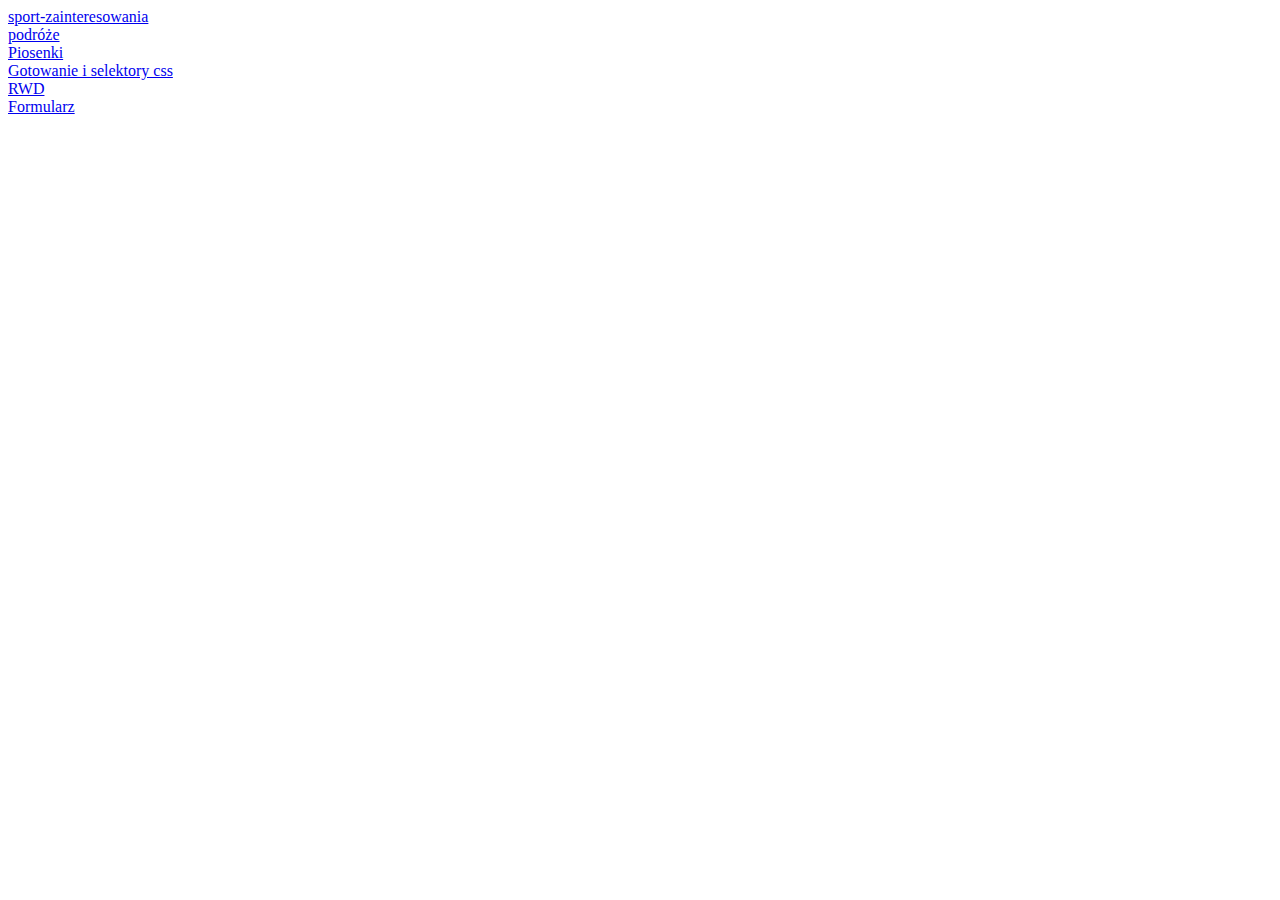
<file: index.html>
<!DOCTYPE html>
<html lang="pl">
      <head>
            <meta charset="UTF-8" />
            <title>Odnosniki do zadań </title>
      </head>
      
      <body>
         <a href="strona_sport.html">sport-zainteresowania</a>
         <br />
         <a href="strona_lekcja_3">podróże</a>
         <br />
         <a href="piosnka/Ghtml.html">Piosenki</a>
         <br />
         <a href="cookbook/webs/index.html"> Gotowanie i selektory css</a>
         <br />
         <a href="RWD/index.html">RWD</a>
         <br />
         <a href="Forms/index.html">Formularz</a>
      </body>

 

</html>
</file>
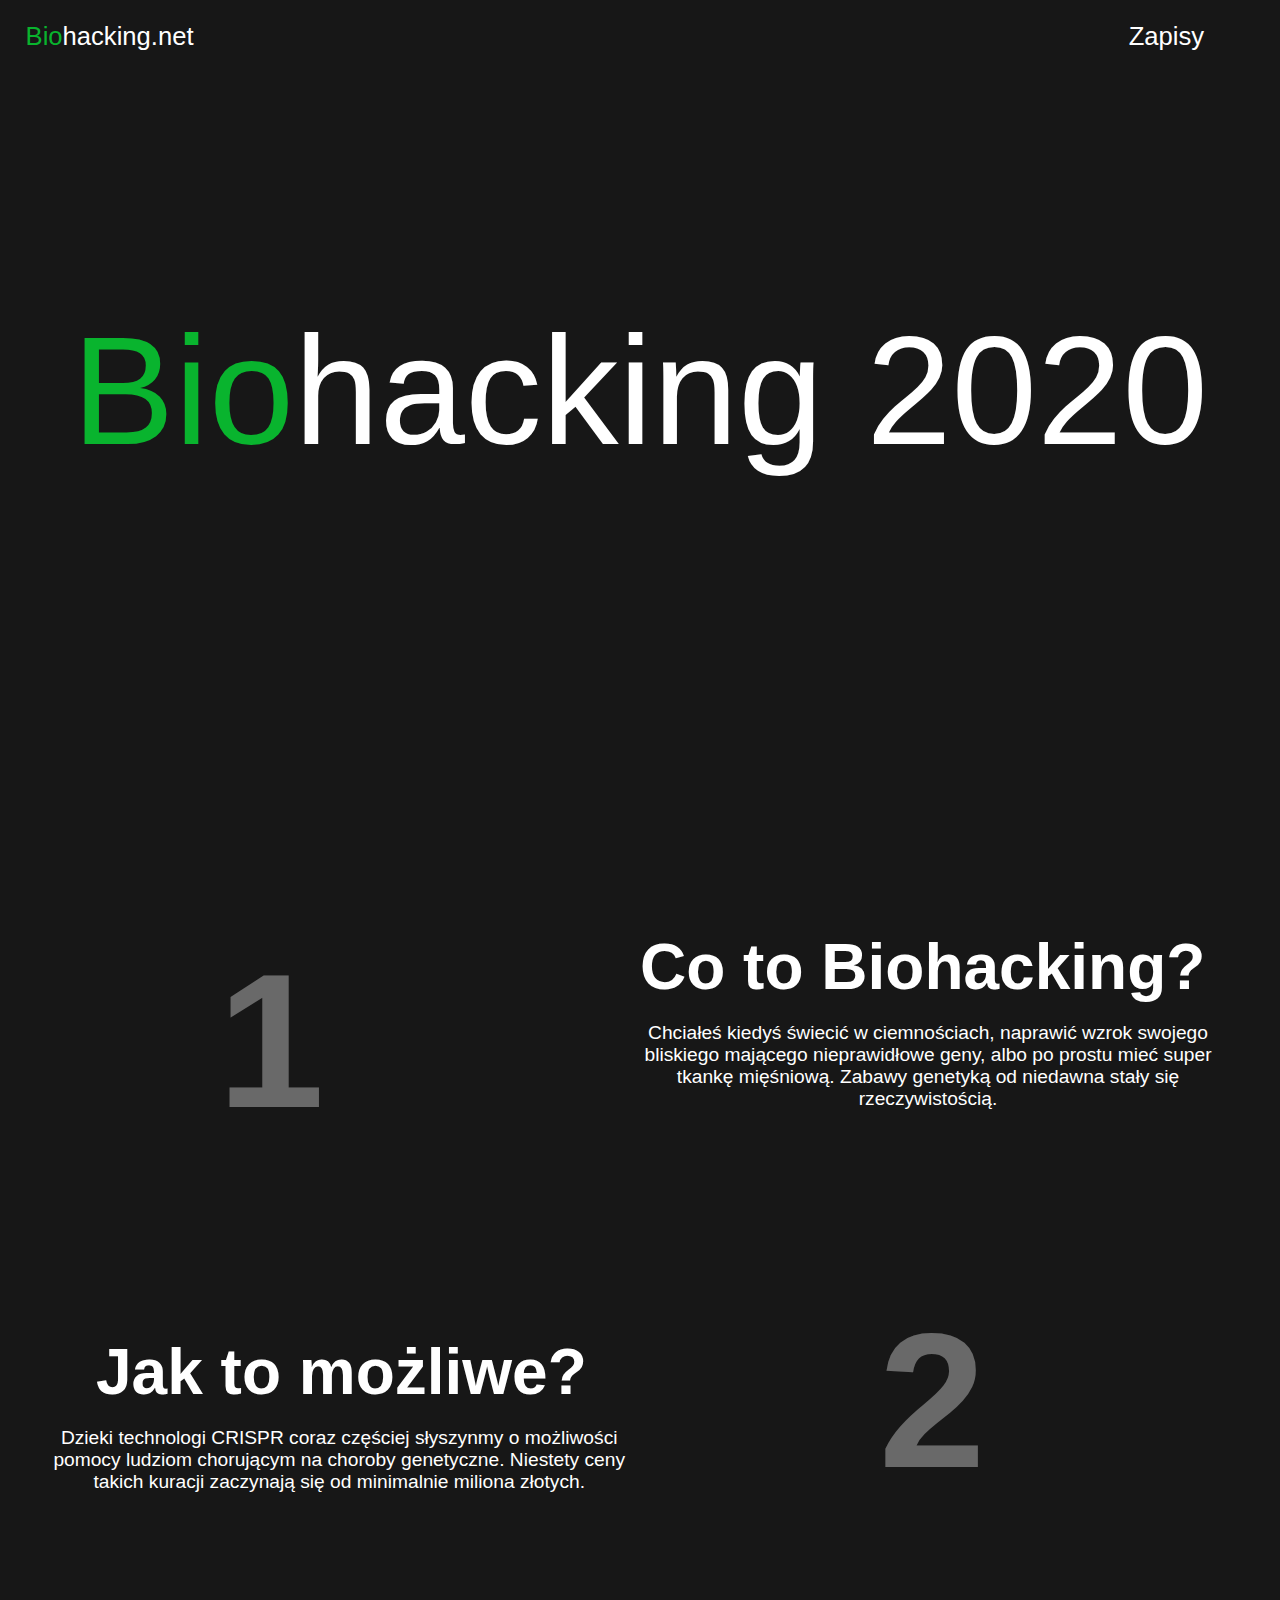
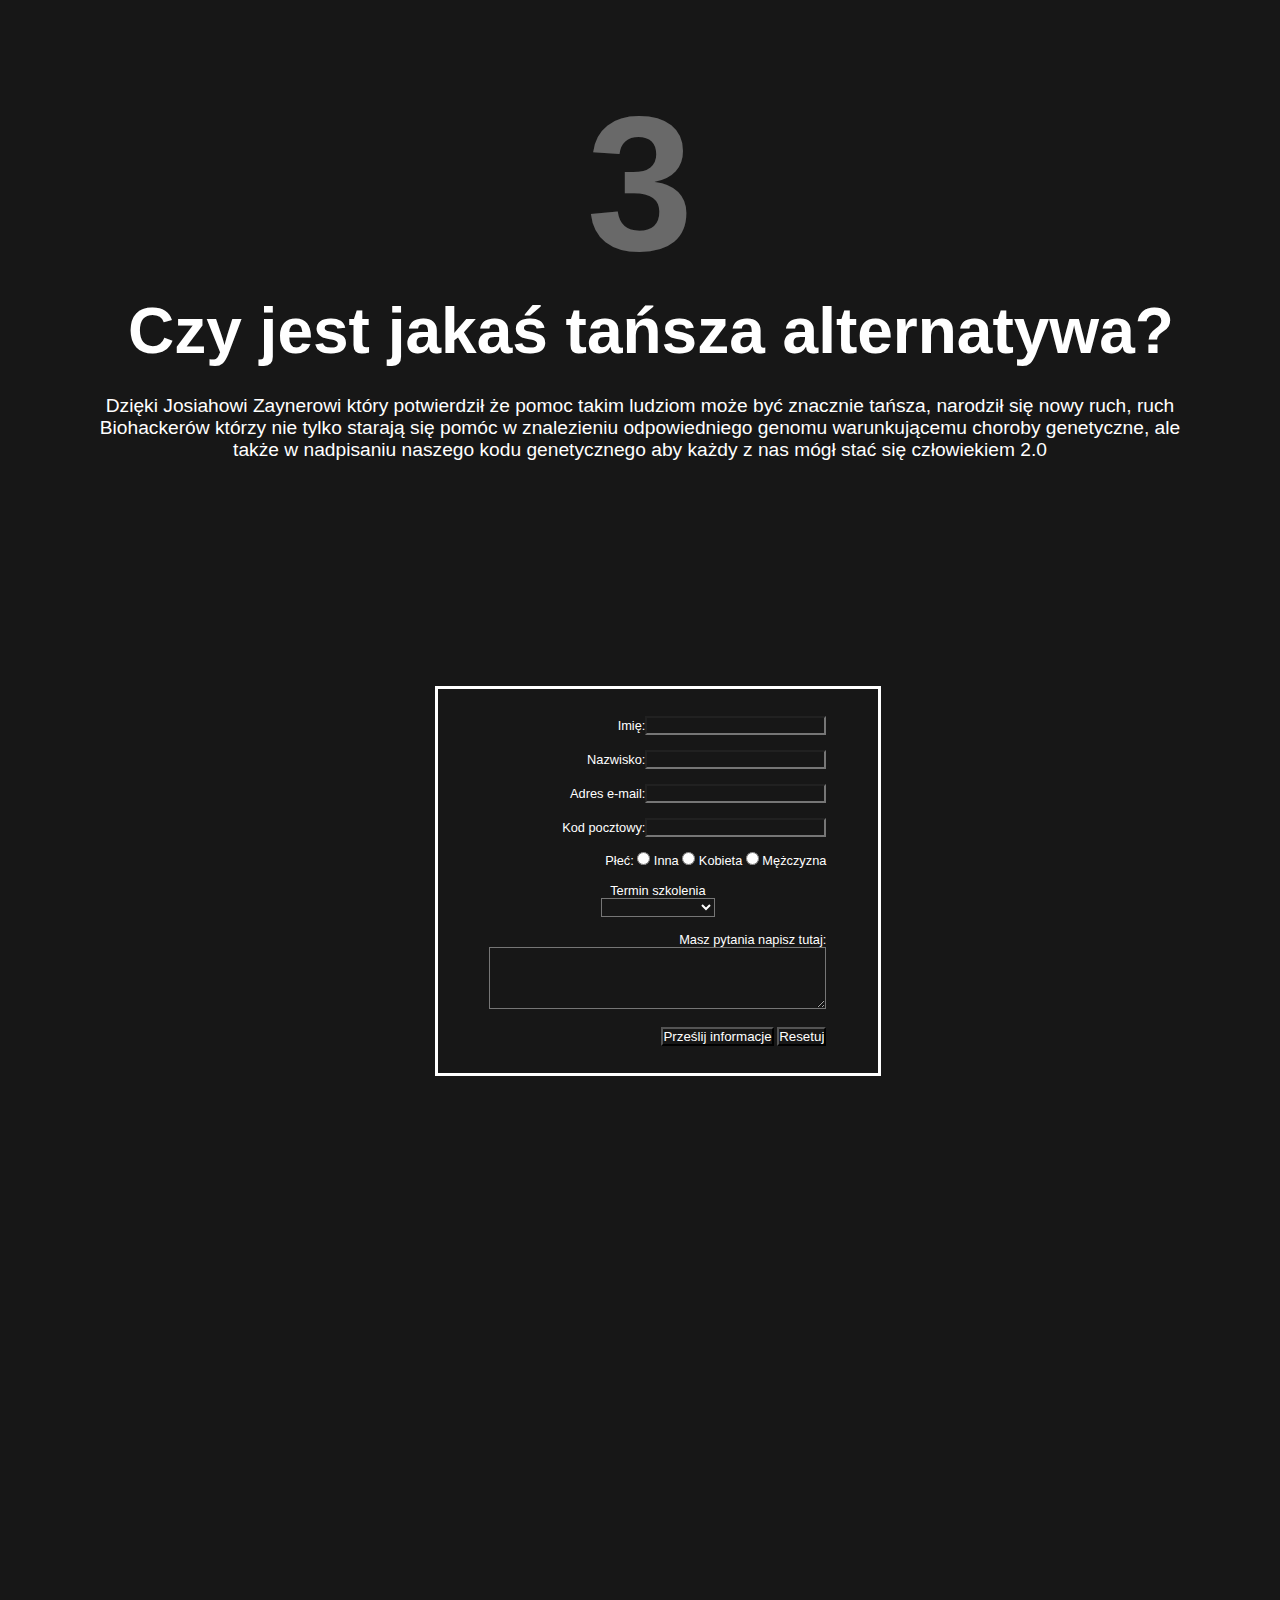
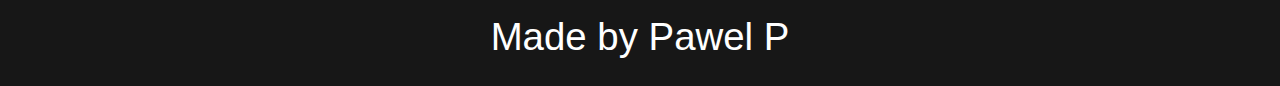
<file: Forms/index.html>
<!DOCTYPE html>
<html lang="pl">
<head>
    <title>Biohacking</title>
    <meta charset="UTF-8">
    <link rel="stylesheet" href="css/istyle.css">
    <meta name="viewport" content="width=device-width, user-scalable=no, initial-scale=1.0, maximum-scale=1.0, minimum-scale=1.0">
    <meta http-equiv="X-Ua-Compatible" content="IE=edge">
    <meta name="author" content="127BIT">
</head>
<body>
    <nav id="header">
        <ul class="nav__links">
            <li id="header_left"><a href="index.html"><span style="color: rgb(9, 180, 46);">Bio</span>hacking.net</a></li>
            <li id="header_right"><a href="#column1">Zapisy</a></li>
        </ul>
    </nav>

    <div id="container">
        <div id="logo"><span style="color: rgb(9, 180, 46);">Bio</span>hacking 2020</div>
        
        <div id="article">
            <p id="l1">1</p>
            <h2 id="htext1">
                Co to Biohacking?
            </h2>
            <p id="text1">
                Chciałeś kiedyś świecić w ciemnościach, naprawić wzrok swojego bliskiego mającego nieprawidłowe geny,
                albo po prostu mieć super tkankę mięśniową. Zabawy genetyką od niedawna stały się rzeczywistością.
            </p>

            <p id="l2">2</p>
            <h2 id="htext2">
                Jak to możliwe?
            </h2>
            <p id="text2">
                Dzieki technologi CRISPR coraz częściej słyszynmy o możliwości pomocy ludziom chorującym na choroby genetyczne. Niestety ceny takich kuracji zaczynają
                się od minimalnie miliona złotych.
            </p>

            <p id="l3">3</p>
            <h2 id="htext3">
                Czy jest jakaś tańsza alternatywa?
            </h2>
            <p id="text3">
                Dzięki Josiahowi Zaynerowi który potwierdził że pomoc takim ludziom może być znacznie tańsza,
                narodził się nowy ruch, ruch Biohackerów którzy nie tylko starają się pomóc w znalezieniu odpowiedniego genomu warunkującemu choroby
                genetyczne, ale także w nadpisaniu naszego kodu genetycznego aby każdy z nas mógł stać się człowiekiem 2.0
            </p>
            

        </div>
        
        <form action="index.html" method="POST">
            <fieldset>
                <p id="column1">
                    <label>
                        Imię:<input type="text" name="name" />
                    </label>
                    <br />
                    <br/>
                    <label>
                        Nazwisko:<input type="text" name="family name" />
                    </label>
                    <br />
                    <br/>
                    <label>
                        Adres e-mail:<input type="text" name="name" />
                    </label>
                    <br />
                    <br/>
                    <label>
                        Kod pocztowy:<input type="text" name="name" />
                    </label>
                    <br/>
                    <br/>
                </p>
                <p>
                    Płeć:
                    <label>
                        <input type="radio" name="rating" value="other" />
                        Inna
                    </label>
                    <label>
                        <input type="radio" name="rating" value="female" />
                        Kobieta
                    </label>
                    <label>
                        <input type="radio" name="rating" value="man" />
                        Mężczyzna
                    </label>
                    <br/>
                    <br/>
                </p>
                <p id="column2">
                    <label for="date">
                        Termin szkolenia
                    </label>
                    <br/>
                    <select name="referrer" id="date">
                        <option value="none"></option>
                        <option value="War">9.07 Warszawa</option>
                        <option value="Gda">20.07 Gdańsk</option>
                        <option value="Kra">2.08 Kraków</option>
                    </select>
                </p>
                <br/>
                <p>
                    <label for="comments">Masz pytania napisz tutaj:</label><br /><textarea rows="4" cols="40" id="comments"></textarea>
                </p>
                <br />
                <input type="submit" value="Prześlij informacje" />
                <input type="reset" value="Resetuj" />
            </fieldset>
        </form>
        <footer>Made by Pawel P</footer>
    </div>
</body>
</html>
</file>
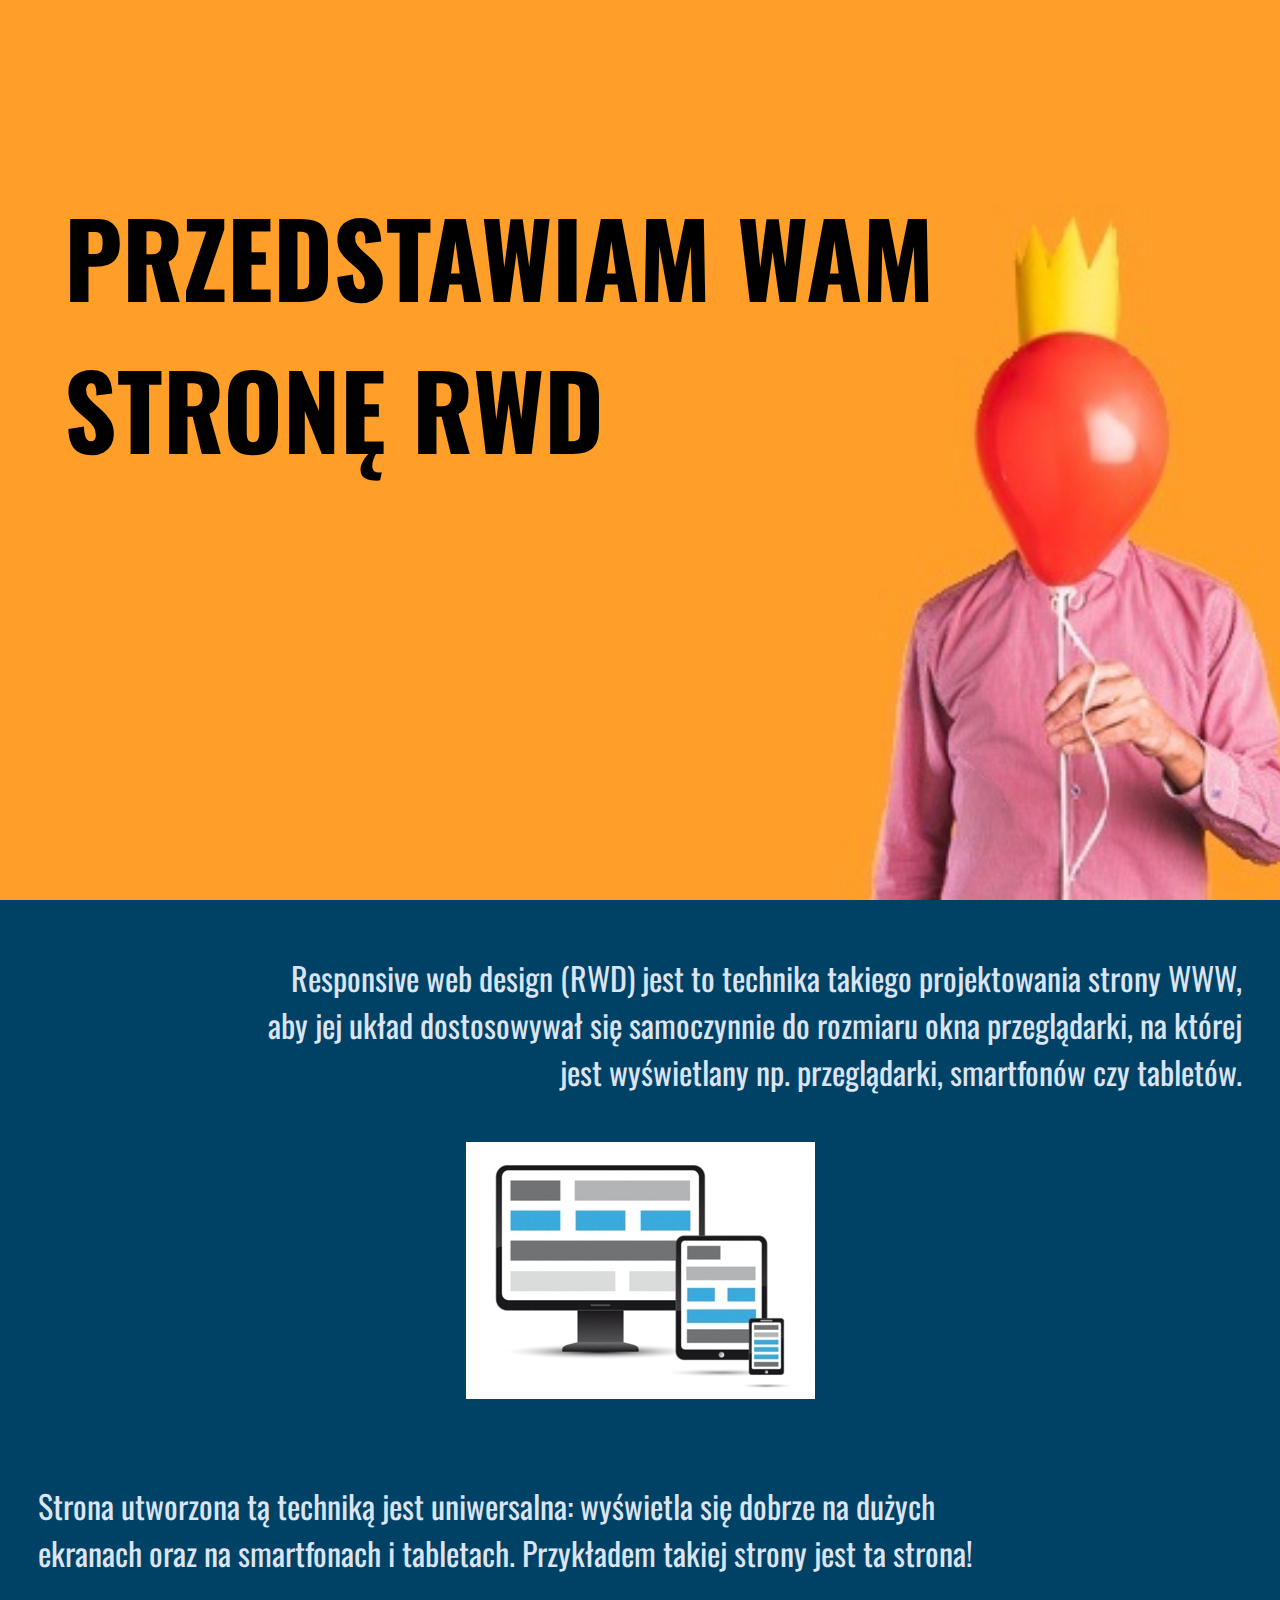
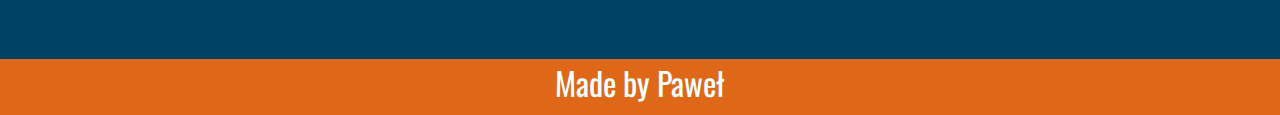
<file: RWD/index.html>
<!DOCTYPE html>
<html lang="pl">

    <head>
        <meta charset="utf-8">
        <title>RWD</title>
        <meta name="author" content="127BIT">
        <meta http-equiv="X-Ua-Compatible" content="IE=edge">
        <link rel="stylesheet" href="main.css">
        <link href="https://maxcdn.bootstrapcdn.com/font-awesome/4.7.0/css/font-awesome.min.css" rel="stylesheet">
        <link href="https://fonts.googleapis.com/css?family=Oswald:400,700&amp;subset=latin-ext" rel="stylesheet">
        <meta name="viewport" content="width=device-width, user-scalable=no, initial-scale=1.0, maximum-scale=1.0, minimum-scale=1.0">
    </head>

    <body>
        <header>
            <nav><i class="arrow" aria-hidden="true"></i></nav>
            <hgroup>
            <h1>
                Przedstawiam wam <span>stronę RWD</span>
            </h1>
            </hgroup>
            <img src="img/osoba.png">
        </header>
        
        <main>
            <div id="text">
            <div id="text-1">
            Responsive web design (RWD) jest to technika takiego projektowania strony WWW, aby jej układ dostosowywał się samoczynnie do rozmiaru okna przeglądarki, na której jest wyświetlany np. przeglądarki, smartfonów czy tabletów.<br /><br />
            </div>
            
            <div id="pfa">
                <img src="img/RWD%20IMG.jpg" alt="zdjęcie obrazujące urządzenia z witryną RWD">
            </div>
                
            <div id="text-2">
            Strona utworzona tą techniką jest uniwersalna: wyświetla się dobrze na dużych ekranach oraz na smartfonach i tabletach. Przykładem takiej strony jest ta strona!<br /><br />
            </div>
            <footer>
            Made by Paweł
            </footer>
            </div>
        </main>
        
    </body>
    
</html>
</file>
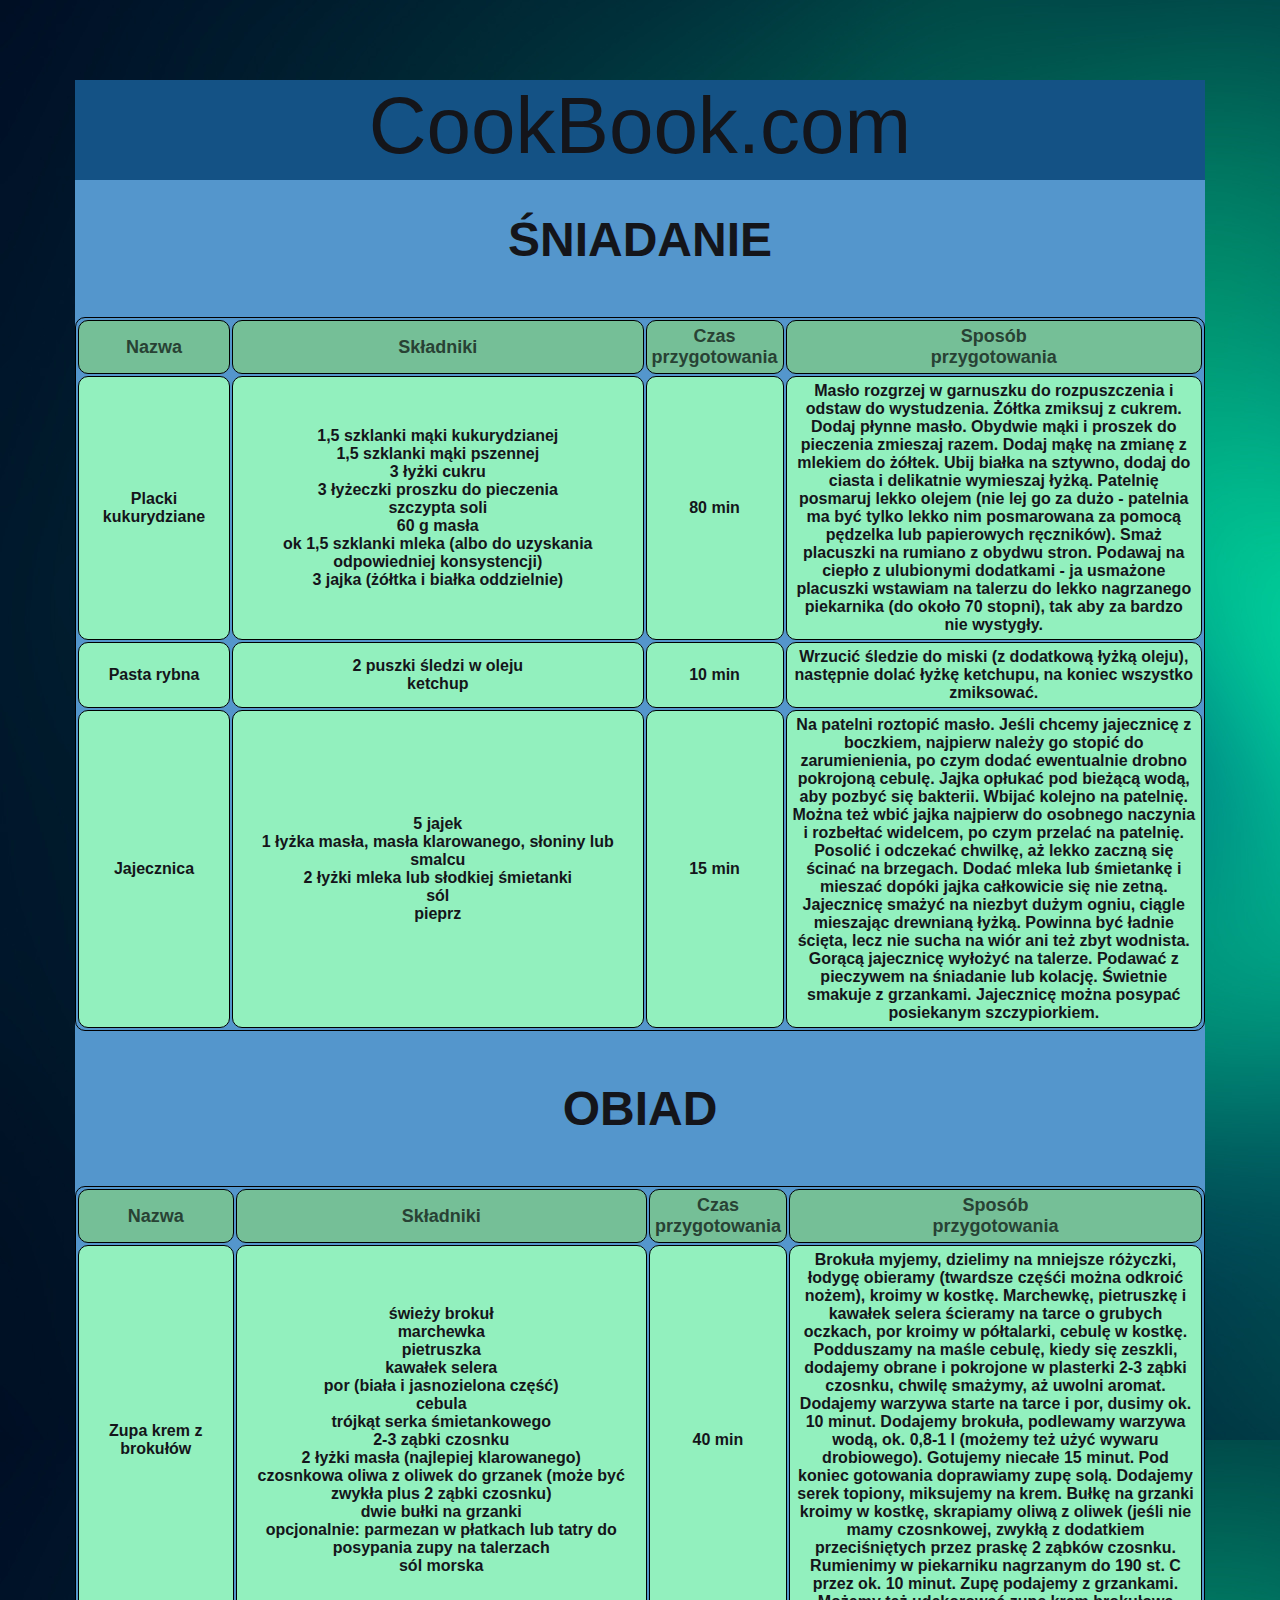
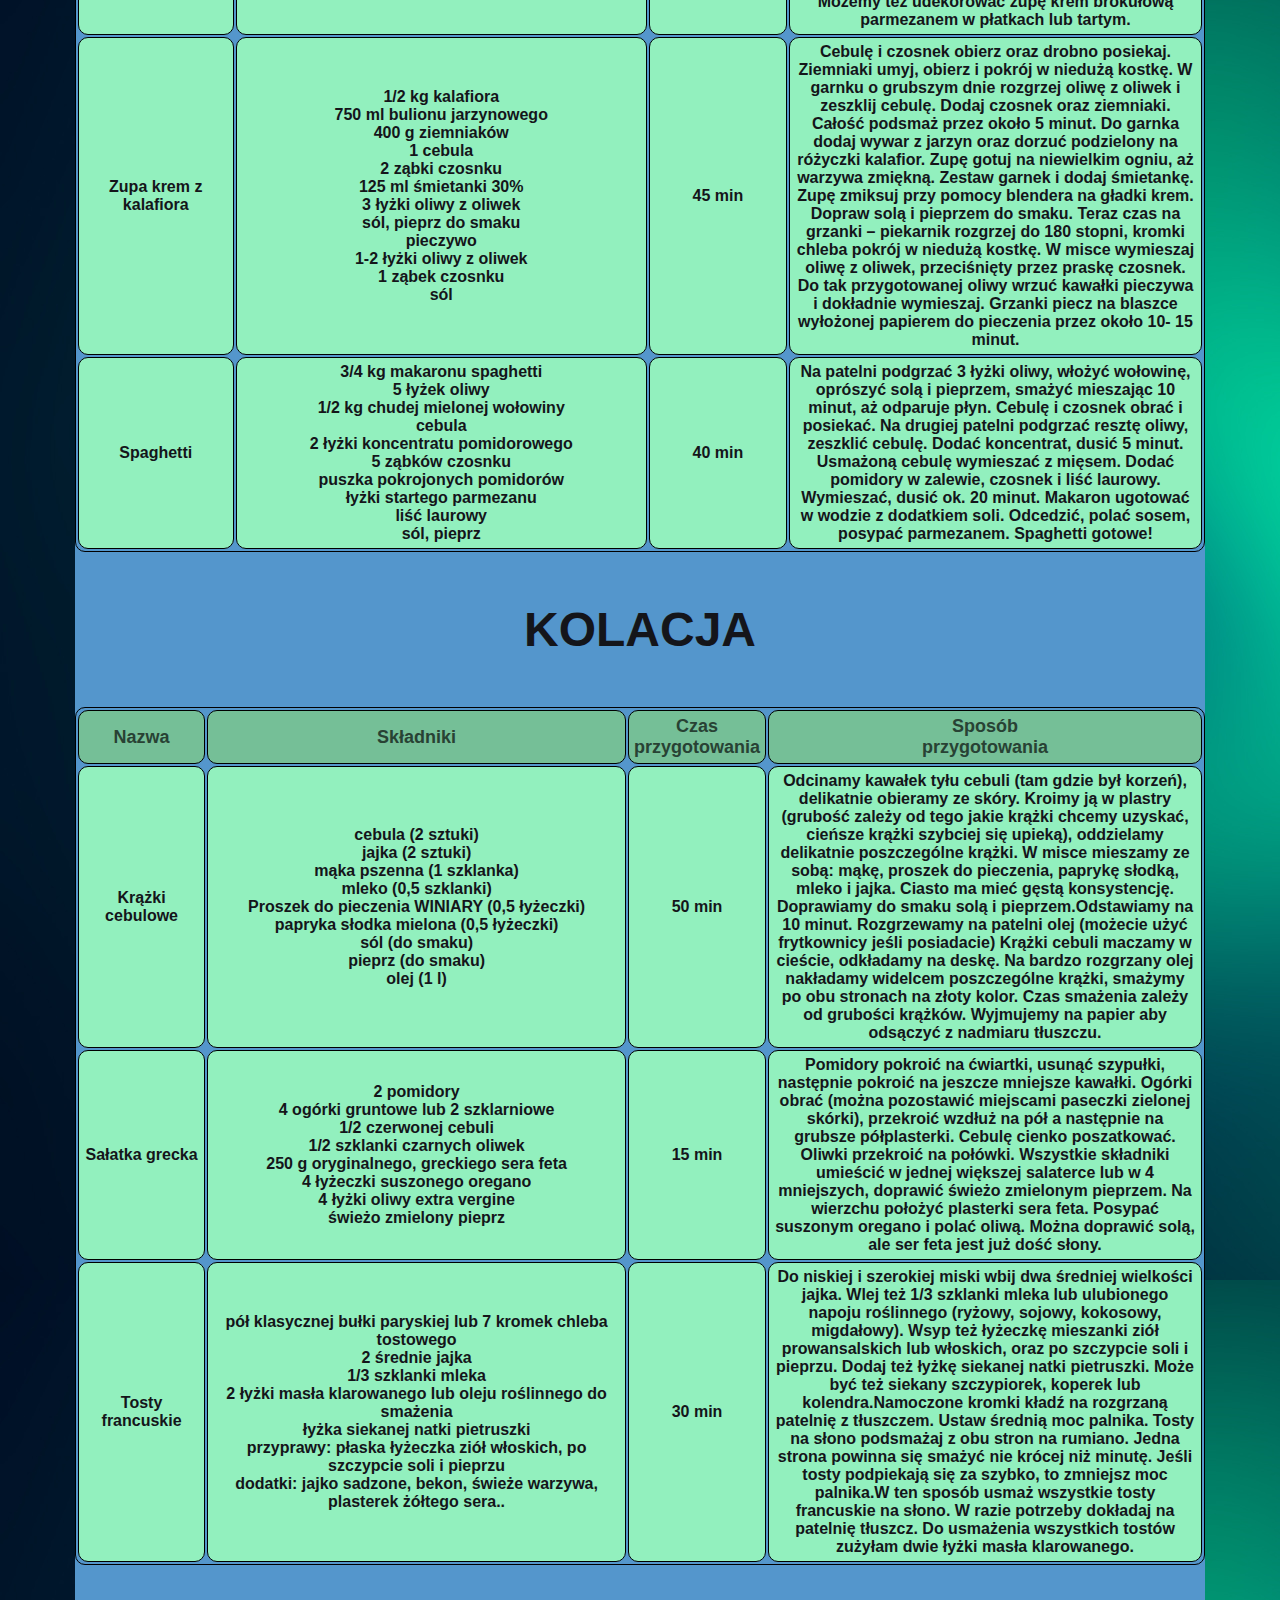
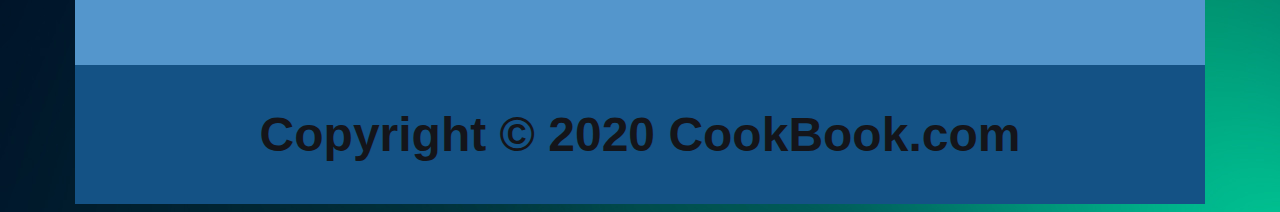
<file: cookbook/webs/index.html>
<!doctype html>
<html>

	<head>
		<meta charset="utf-8"/>
        <title>Cookbook.com</title>
        <meta http-equiv="X-UA-Compatible" content="IE=edge,chrome=1"/>
		<link rel="stylesheet" href="../styles/css.css" type="text/css" />
	</head>
	
	<body>
        <div id="container">
            <div id="header">
                <p>CookBook.com</p>
            </div>
            <div id="center">
                <h1 id="breakfast">ŚNIADANIE</h1>
                    <table>
                        <tr>
                            <th>Nazwa</th>
                            <th>Składniki</th>
                            <th>Czas<br/>przygotowania</th>
                            <th>Sposób<br/>przygotowania</th>
                        </tr>
                        <tr>
                            <td>
                                Placki kukurydziane
                            </td>
                            <td>
                                1,5 szklanki mąki kukurydzianej<br/>1,5 szklanki mąki pszennej<br/>3 łyżki cukru<br/>3 łyżeczki proszku do pieczenia<br/>szczypta soli<br/>60 g masła<br/>ok 1,5 szklanki mleka (albo do uzyskania odpowiedniej konsystencji)<br/>3 jajka (żółtka i białka oddzielnie)
                            </td>
                            <td>
                                80 min
                            </td>
                            <td>
                                Masło rozgrzej w garnuszku do rozpuszczenia i odstaw do wystudzenia. Żółtka zmiksuj z cukrem. Dodaj płynne masło. Obydwie mąki i proszek do pieczenia zmieszaj razem. Dodaj mąkę na zmianę z mlekiem do żółtek. Ubij białka na sztywno, dodaj do ciasta i delikatnie wymieszaj łyżką. Patelnię posmaruj lekko olejem (nie lej go za dużo - patelnia ma być tylko lekko nim posmarowana za pomocą pędzelka lub papierowych ręczników). Smaż placuszki na rumiano z obydwu stron. Podawaj na ciepło z ulubionymi dodatkami - ja usmażone placuszki wstawiam na talerzu do lekko nagrzanego piekarnika (do około 70 stopni), tak aby za bardzo nie wystygły.
                            </td>
                        </tr>
                        <tr>
                            <td>
                                Pasta rybna
                            </td>
                            <td>
                                2 puszki śledzi w oleju<br/>ketchup
                            </td>
                            <td>
                                10 min
                            </td>
                            <td>
                                Wrzucić śledzie do miski (z dodatkową łyżką oleju), następnie dolać łyżkę ketchupu, na koniec wszystko zmiksować.
                            </td>
                        </tr>
                        <tr>
                            <td>
                                Jajecznica
                            </td>
                            <td>
                                5 jajek<br/>1 łyżka masła, masła klarowanego, słoniny lub smalcu<br/>2 łyżki mleka lub słodkiej śmietanki<br/>sól<br/>pieprz
                            </td>
                            <td>
                                15 min
                            </td>
                            <td>
                                Na patelni roztopić masło. Jeśli chcemy jajecznicę z boczkiem, najpierw należy go stopić do zarumienienia, po czym dodać ewentualnie drobno pokrojoną cebulę. Jajka opłukać pod bieżącą wodą, aby pozbyć się bakterii. Wbijać kolejno na patelnię. Można też wbić jajka najpierw do osobnego naczynia i rozbełtać widelcem, po czym przelać na patelnię. Posolić i odczekać chwilkę, aż lekko zaczną się ścinać na brzegach. Dodać mleka lub śmietankę i mieszać dopóki jajka całkowicie się nie zetną. Jajecznicę smażyć na niezbyt dużym ogniu, ciągle mieszając drewnianą łyżką. Powinna być ładnie ścięta, lecz nie sucha na wiór ani też zbyt wodnista. Gorącą jajecznicę wyłożyć na talerze. Podawać z pieczywem na śniadanie lub kolację. Świetnie smakuje z grzankami. Jajecznicę można posypać posiekanym szczypiorkiem.
                            </td>
                        </tr>
                    </table>
                
                <h1 id="lunch">OBIAD</h1>
                    <table>
                        <tr>
                            <th>Nazwa</th>
                            <th>Składniki</th>
                            <th>Czas<br/>przygotowania</th>
                            <th>Sposób<br/>przygotowania</th>
                        </tr>
                        <tr>
                            <td>
                                Zupa krem z brokułów
                            </td>
                            <td>
                                świeży brokuł<br/>marchewka<br/>pietruszka<br/>kawałek selera<br/>por (biała i jasnozielona część)<br/>cebula<br/>trójkąt serka śmietankowego<br/>2-3 ząbki czosnku<br/>2 łyżki masła (najlepiej klarowanego)<br/>czosnkowa oliwa z oliwek do grzanek (może być zwykła plus 2 ząbki czosnku)<br/>dwie bułki na grzanki<br/>opcjonalnie: parmezan w płatkach lub tatry do posypania zupy na talerzach<br/>sól morska
                            </td>
                            <td>
                                40 min
                            </td>
                            <td>
                                Brokuła myjemy, dzielimy na mniejsze różyczki, łodygę obieramy (twardsze częśći można odkroić nożem), kroimy w kostkę. Marchewkę, pietruszkę i kawałek selera ścieramy na tarce o grubych oczkach, por kroimy w półtalarki, cebulę w kostkę. Podduszamy na maśle cebulę, kiedy się zeszkli, dodajemy obrane i pokrojone w plasterki 2-3 ząbki czosnku, chwilę smażymy, aż uwolni aromat. Dodajemy warzywa starte na tarce i por, dusimy ok. 10 minut. Dodajemy brokuła, podlewamy warzywa wodą, ok. 0,8-1 l (możemy też użyć wywaru drobiowego). Gotujemy niecałe 15 minut. Pod koniec gotowania doprawiamy zupę solą. Dodajemy serek topiony, miksujemy na krem. Bułkę na grzanki kroimy w kostkę, skrapiamy oliwą z oliwek (jeśli nie mamy czosnkowej, zwykłą z dodatkiem przeciśniętych przez praskę 2 ząbków czosnku. Rumienimy w piekarniku nagrzanym do 190 st. C przez ok. 10 minut. Zupę podajemy z grzankami. Możemy też udekorować zupę krem brokułową parmezanem w płatkach lub tartym.
                            </td>
                        </tr>
                        <tr>
                            <td>
                                Zupa krem z kalafiora
                            </td>
                            <td>
                                1/2 kg kalafiora<br/>750 ml bulionu jarzynowego<br/>400 g ziemniaków<br/>1 cebula<br/>2 ząbki czosnku<br/>125 ml śmietanki 30%<br/>3 łyżki oliwy z oliwek<br/>sól, pieprz do smaku<br/>pieczywo<br/>1-2 łyżki oliwy z oliwek<br/>1 ząbek czosnku<br/>sól
                            </td>
                            <td>
                                45 min
                            </td>
                            <td>
                                Cebulę i czosnek obierz oraz drobno posiekaj. Ziemniaki umyj, obierz i pokrój w niedużą kostkę. W garnku o grubszym dnie rozgrzej oliwę z oliwek i zeszklij cebulę. Dodaj czosnek oraz ziemniaki. Całość podsmaż przez około 5 minut. Do garnka dodaj wywar z jarzyn oraz dorzuć podzielony na różyczki kalafior. Zupę gotuj na niewielkim ogniu, aż warzywa zmiękną. Zestaw garnek i dodaj śmietankę. Zupę zmiksuj przy pomocy blendera na gładki krem. Dopraw solą i pieprzem do smaku. Teraz czas na grzanki – piekarnik rozgrzej do 180 stopni, kromki chleba pokrój w niedużą kostkę. W misce wymieszaj oliwę z oliwek, przeciśnięty przez praskę czosnek. Do tak przygotowanej oliwy wrzuć kawałki pieczywa i dokładnie wymieszaj. Grzanki piecz na blaszce wyłożonej papierem do pieczenia przez około 10- 15 minut.
                            </td>
                        </tr>
                        <tr>
                            <td>
                                Spaghetti
                            </td>
                            <td>
                                3/4 kg makaronu spaghetti<br/>5 łyżek oliwy<br/>1/2 kg chudej mielonej wołowiny<br/>cebula<br/>2 łyżki koncentratu pomidorowego<br/>5 ząbków czosnku<br/>puszka pokrojonych pomidorów<br/>łyżki startego parmezanu<br/>liść laurowy<br/>sól, pieprz
                            </td>
                            <td>
                                40 min
                            </td>
                            <td>
                                Na patelni podgrzać 3 łyżki oliwy, włożyć wołowinę, oprószyć solą i pieprzem, smażyć mieszając 10 minut, aż odparuje płyn. Cebulę i czosnek obrać i posiekać. Na drugiej patelni podgrzać resztę oliwy, zeszklić cebulę. Dodać koncentrat, dusić 5 minut. Usmażoną cebulę wymieszać z mięsem. Dodać pomidory w zalewie, czosnek i liść laurowy. Wymieszać, dusić ok. 20 minut. Makaron ugotować w wodzie z dodatkiem soli. Odcedzić, polać sosem, posypać parmezanem. Spaghetti gotowe! 
                            </td>
                        </tr>
                    </table>
                
                <h1 id="dinner">KOLACJA</h1>
                    <table>
                        <tr>
                            <th>Nazwa</th>
                            <th>Składniki</th>
                            <th>Czas<br/>przygotowania</th>
                            <th>Sposób<br/>przygotowania</th>
                        </tr>
                        <tr>
                            <td>
                                Krążki cebulowe
                            </td>
                            <td>
                                cebula (2  sztuki)<br/>jajka (2  sztuki)<br/>mąka pszenna (1  szklanka)<br/>mleko (0,5  szklanki)<br/>Proszek do pieczenia WINIARY (0,5  łyżeczki)<br/>papryka słodka mielona (0,5  łyżeczki)<br/>sól (do smaku)<br/>pieprz (do smaku)<br/>olej (1  l)
                            </td>
                            <td>
                                50 min
                            </td>
                            <td>
                                Odcinamy kawałek tyłu cebuli (tam gdzie był korzeń), delikatnie obieramy ze skóry. Kroimy ją w plastry (grubość zależy od tego jakie krążki chcemy uzyskać, cieńsze krążki szybciej się upieką), oddzielamy delikatnie poszczególne krążki. W misce mieszamy ze sobą: mąkę, proszek do pieczenia, paprykę słodką, mleko i jajka. Ciasto ma mieć gęstą konsystencję. Doprawiamy do smaku solą i pieprzem.Odstawiamy na 10 minut. Rozgrzewamy na patelni olej (możecie użyć frytkownicy jeśli posiadacie) Krążki cebuli maczamy w cieście, odkładamy na deskę. Na bardzo rozgrzany olej nakładamy widelcem poszczególne krążki, smażymy po obu stronach na złoty kolor. Czas smażenia zależy od grubości krążków. Wyjmujemy na papier aby odsączyć z nadmiaru tłuszczu.
                            </td>
                        </tr>
                        <tr>
                            <td>
                                Sałatka grecka
                            </td>
                            <td>
                                2 pomidory<br/>4 ogórki gruntowe lub 2 szklarniowe<br/>1/2 czerwonej cebuli<br/>1/2 szklanki czarnych oliwek<br/>250 g oryginalnego, greckiego sera feta<br/>4 łyżeczki suszonego oregano<br/>4 łyżki oliwy extra vergine<br/>świeżo zmielony pieprz
                            </td>
                            <td>
                                15 min
                            </td>
                            <td>
                                Pomidory pokroić na ćwiartki, usunąć szypułki, następnie pokroić na jeszcze mniejsze kawałki. Ogórki obrać (można pozostawić miejscami paseczki zielonej skórki), przekroić wzdłuż na pół a następnie na grubsze półplasterki. Cebulę cienko poszatkować. Oliwki przekroić na połówki. Wszystkie składniki umieścić w jednej większej salaterce lub w 4 mniejszych, doprawić świeżo zmielonym pieprzem. Na wierzchu położyć plasterki sera feta. Posypać suszonym oregano i polać oliwą. Można doprawić solą, ale ser feta jest już dość słony.
                            </td>
                        </tr>
                        <tr>
                            <td>
                                Tosty francuskie
                            </td>
                            <td>
                                pół klasycznej bułki paryskiej lub 7 kromek chleba tostowego<br/>2 średnie jajka<br/>1/3 szklanki mleka<br/>2 łyżki masła klarowanego lub oleju roślinnego do smażenia<br/>łyżka siekanej natki pietruszki<br/>przyprawy: płaska łyżeczka ziół włoskich, po szczypcie soli i pieprzu<br/>dodatki: jajko sadzone, bekon, świeże warzywa, plasterek żółtego sera..
                            </td>
                            <td>
                                30 min
                            </td>
                            <td>
                                Do niskiej i szerokiej miski wbij dwa średniej wielkości jajka. Wlej też 1/3 szklanki mleka lub ulubionego napoju roślinnego (ryżowy, sojowy, kokosowy, migdałowy). Wsyp też łyżeczkę mieszanki ziół prowansalskich lub włoskich, oraz po szczypcie soli i pieprzu. Dodaj też łyżkę siekanej natki pietruszki. Może być też siekany szczypiorek, koperek lub kolendra.Namoczone kromki kładź na rozgrzaną patelnię z tłuszczem. Ustaw średnią moc palnika. Tosty na słono podsmażaj z obu stron na rumiano. Jedna strona powinna się smażyć nie krócej niż minutę. Jeśli tosty podpiekają się za szybko, to zmniejsz moc palnika.W ten sposób usmaż wszystkie tosty francuskie na słono. W razie potrzeby dokładaj na patelnię tłuszcz. Do usmażenia wszystkich tostów zużyłam dwie łyżki masła klarowanego.
                            </td>
                        </tr>
                    </table>
            </div>
            <div id="footer">
                <h1>Copyright &copy 2020 CookBook.com</h1>
            </div>
        </div>
    </body>
</html>
</file>
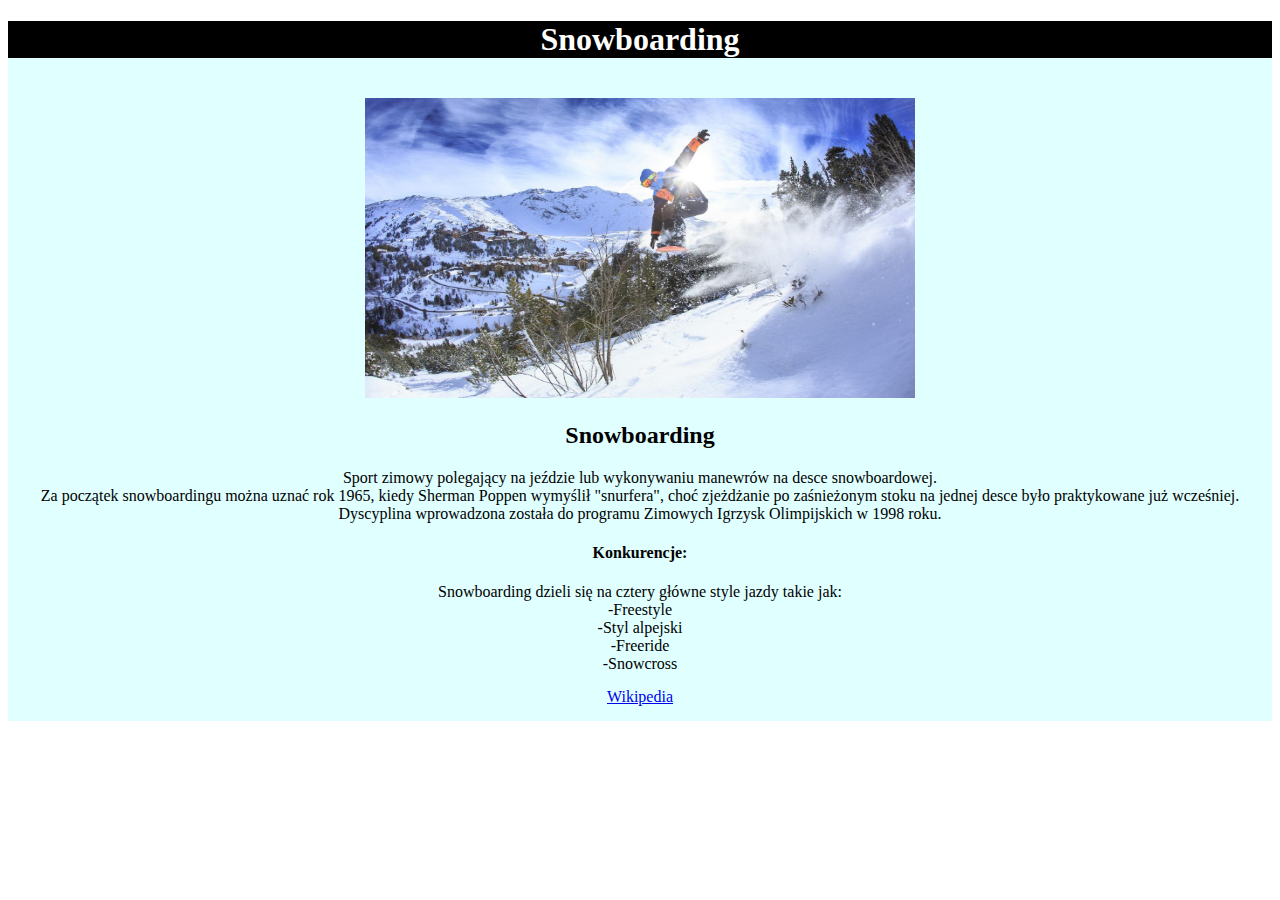
<file: strona_sport.html>
<!DOCTYPE HTML>
<html lang="pl-PL">
	<head>
		<meta charset="utf-8"/>
        <title>Snowboard</title>
		<meta http-equiv="X-UA-Compatible"content="IE=edge,chrome=1"/>
		
		<style>
			#container
			{
				width: auto;
				margin-left: auto;
				margin-right: auto;
				background-color: lightcyan;
			}
			#logo
			{
				background-color:black;
				color: white;
				text-align: center;
			}
			#content
			{
				text-align: center;
			}
			#footer
			{
				text-align: center;
				padding: 15px;
			}
		</style>
	</head>
	
	<body>
		
		<div id="container">
			<div id="logo">
            		<h1>Snowboarding</h1>
			</div>
			
			<div id="content">
					<br/>
            		<img src="snowboard_zdjecie.jpg" width="550" height="300"/>
            		<br/>
					<h2>Snowboarding</h2>
				
					Sport zimowy polegający na jeździe lub wykonywaniu manewrów na desce snowboardowej.<br/> Za początek snowboardingu można uznać rok 1965, kiedy Sherman Poppen wymyślił "snurfera", choć zjeżdżanie po zaśnieżonym stoku na jednej desce było praktykowane już wcześniej.<br/> Dyscyplina wprowadzona została do programu Zimowych Igrzysk Olimpijskich w 1998 roku.
					
					<h4>Konkurencje:</h4>
    				Snowboarding dzieli się na cztery główne style jazdy takie jak:
    				<br/>
					-Freestyle
					<br/>
					-Styl alpejski
					<br/>
					-Freeride
					<br/>
					-Snowcross 
					<br/>
			</div>
			
        	<div id="footer">
				<a href="https://pl.wikipedia.org/wiki/Snowboarding" target="_blank">Wikipedia</a> 
        	</div>
			 
		</div> 
	</body>
    
</html>
</file>
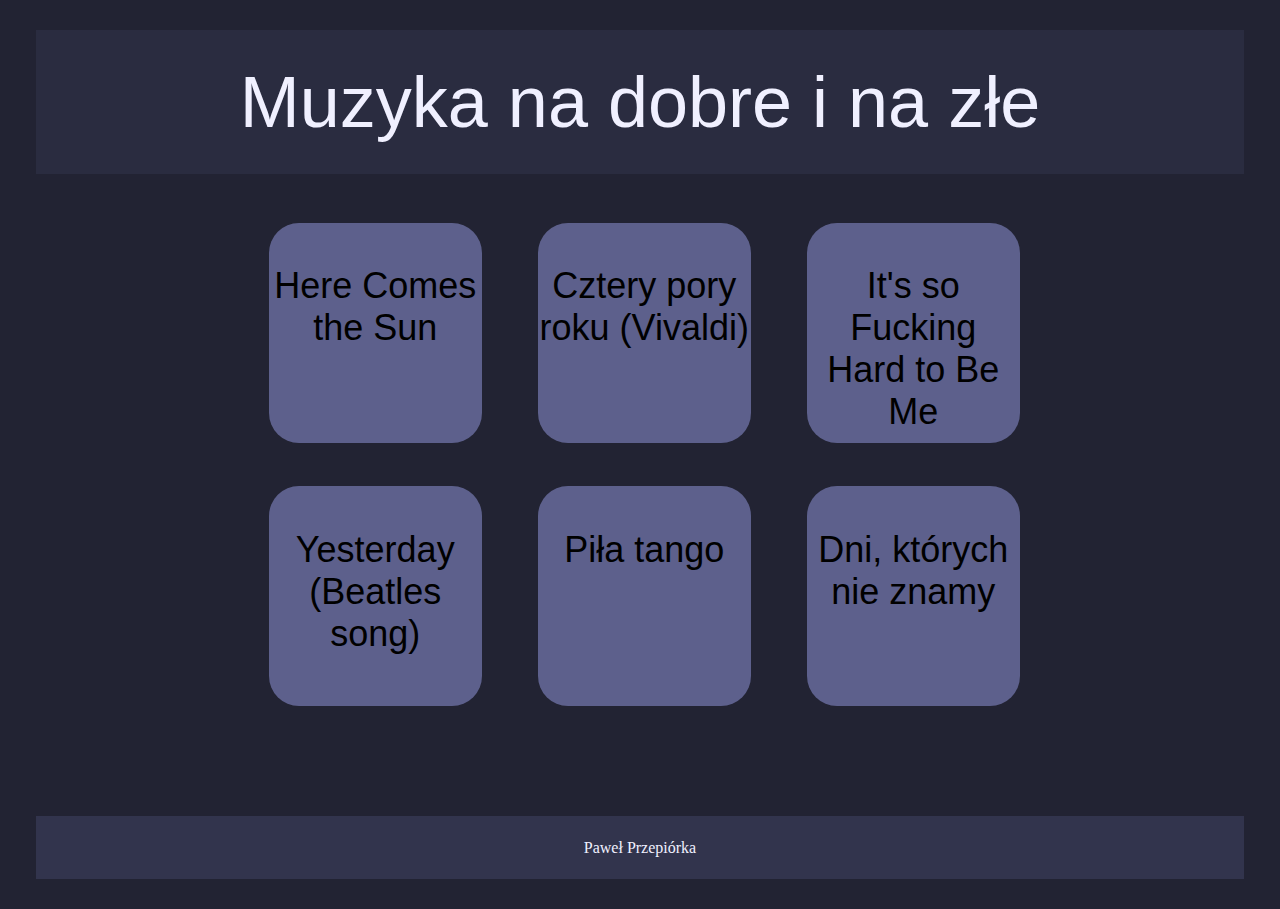
<file: piosnka/Ghtml.html>
<!DOCTYPE html>
<html lang="pl">
    <head>
        <meta charset="UTF-8">
        <title>Muzyka</title>
        <meta http-equiv="X-UA-Compatible"content="IE=edge,chrome=1"/>
        <link rel="stylesheet" href="css/Gcss.css" type="text/css">
    </head>

    <body>
        <div id="container">
            <header>
                <div id="gora"><div class="gora1">Muzyka na dobre i na złe</div></div>
            </header>
        
            <article>
                <div id="srodek">
                    <a href="html/P1.html"><div class="maly"><div class="tytul_maly">Here Comes the Sun</div></div></a>
                    <a href="html/P2.html"><div class="maly"><div class="tytul_maly">Cztery pory roku (Vivaldi)</div></div></a>
                    <a href="html/P3.html"><div class="maly"><div class="tytul_maly">It's so Fucking Hard to Be Me</div></div></a>
                    <a href="html/P4.html"><div class="maly"><div class="tytul_maly">Yesterday (Beatles song)</div></div></a>
                    <a href="html/P5.html"><div class="maly"><div class="tytul_maly">Piła tango</div></div></a>
                    <a href="html/P6.html"><div class="maly"><div class="tytul_maly">Dni, których nie znamy</div></div></a>
                </div>
            </article>
        
            <footer>
                <table id="dol">
				    <tr>
					   <td>Paweł Przepiórka</td>
				    </tr>
                </table>
            </footer>
            
        </div>
    </body>
</html>
</file>
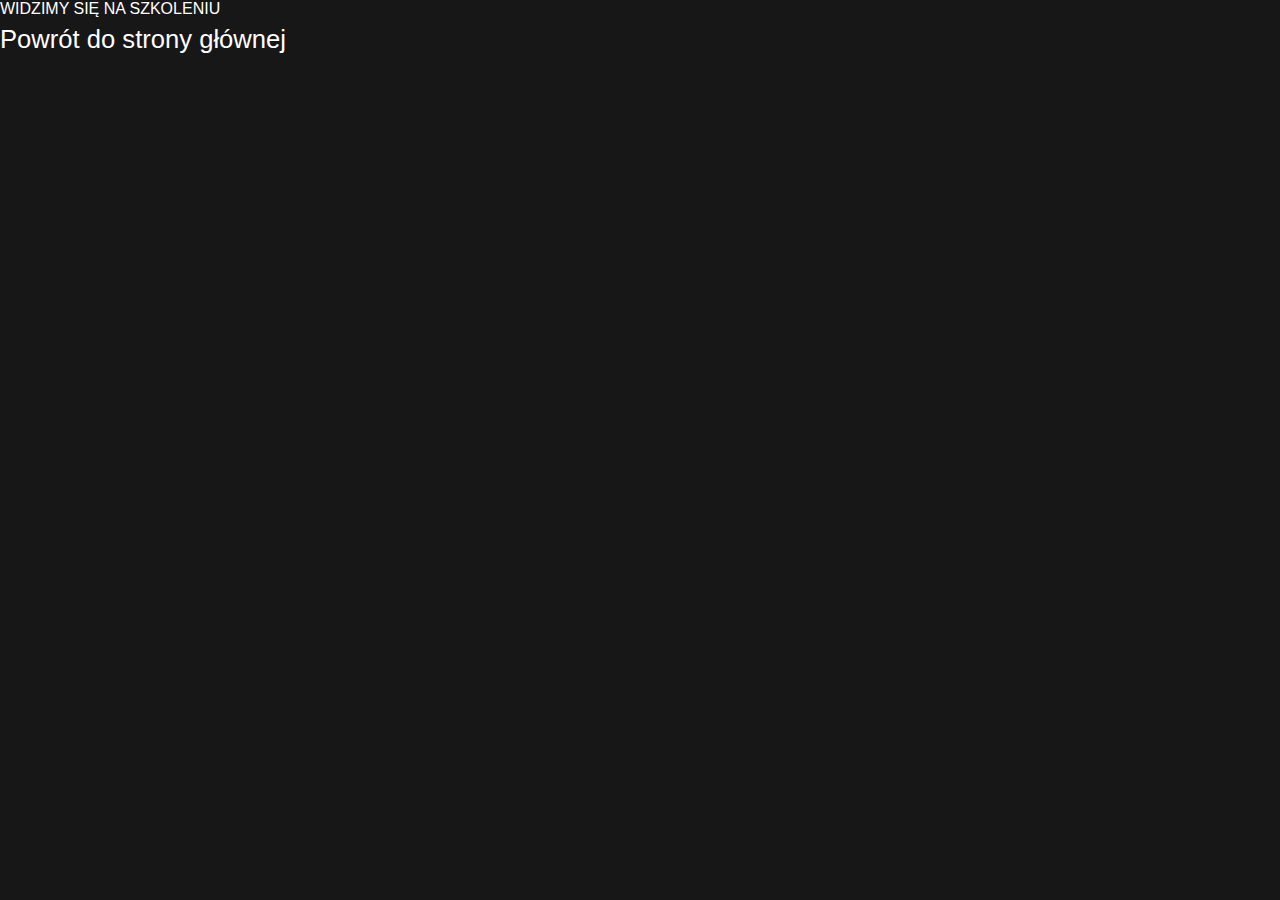
<file: Forms/webs/th_form.html>
<!DOCTYPE html>
<html lang="pl">
<head>
    <title>Biohacking</title>
    <meta charset="UTF-8">
    <link rel="stylesheet" href="../css/istyle.css">
    <meta name="viewport" content="width=device-width, user-scalable=no, initial-scale=1.0, maximum-scale=1.0, minimum-scale=1.0">
    <meta http-equiv="X-Ua-Compatible" content="IE=edge">
    <meta name="author" content="127BIT">
</head>
<body>
    WIDZIMY SIĘ NA SZKOLENIU
    <br />
    <a href="../index.html">Powrót do strony głównej</a>
</body>
</html>
</file>
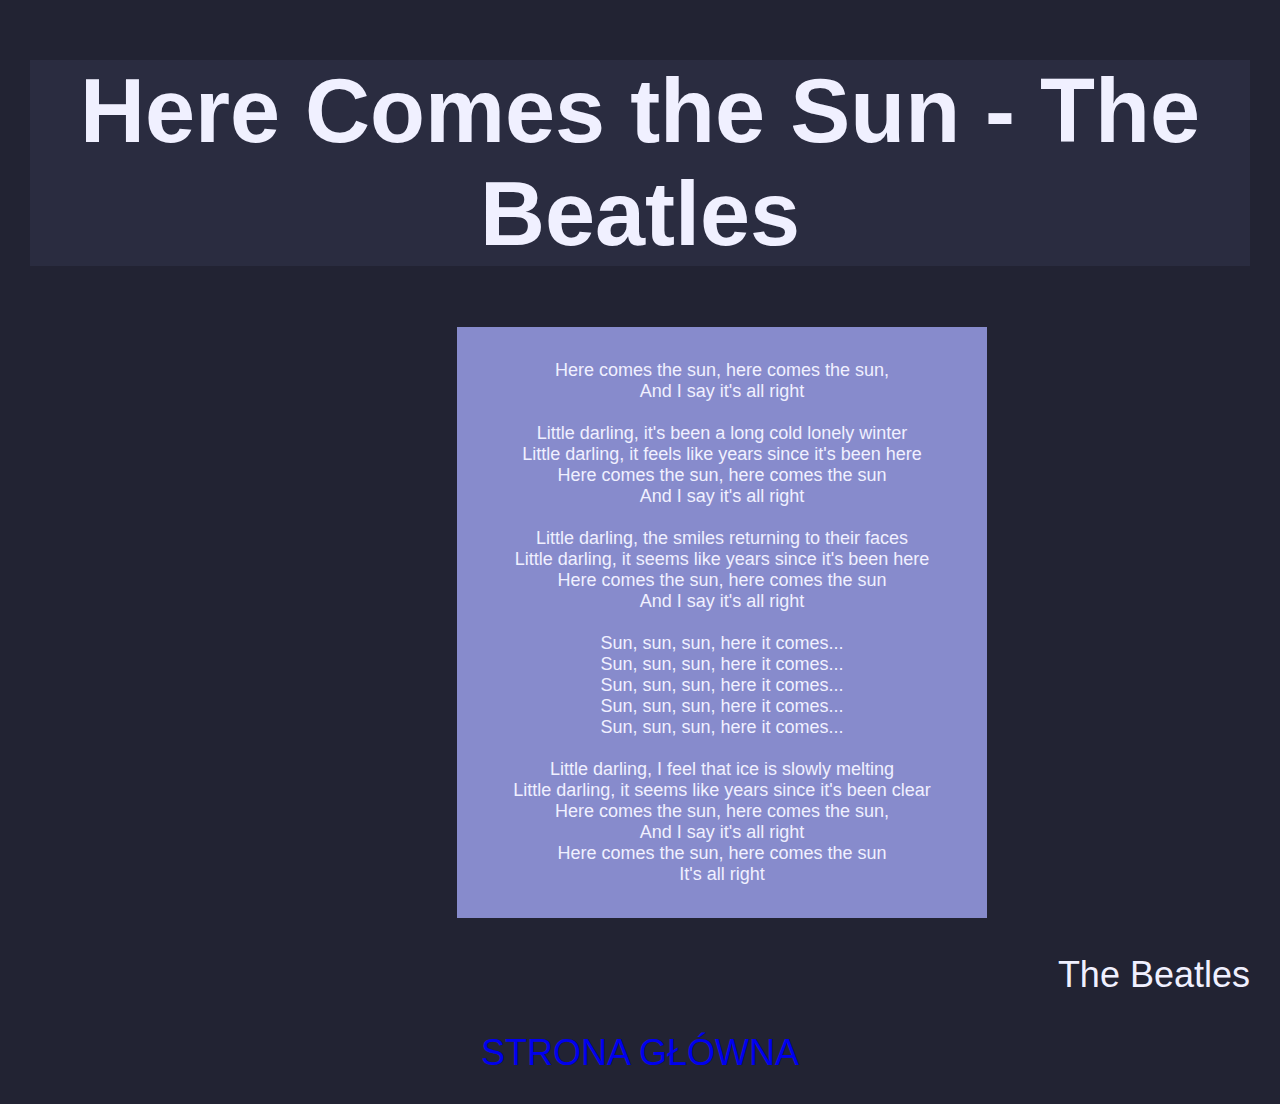
<file: piosnka/html/P1.html>
<!DOCTYPE HTML>
<html lang="pl">
	<head>
      <meta charset="utf-8"/>
      <title>MUZYKA</title>
      <meta http-equiv="X-UA-Compatible"content="IE=edge,chrome=1"/>
      <link rel="stylesheet" href="../css/Pcss.css" type="text/css">
      <style>
        
      </style>
	</head>
	
	<body>
        <div id="container">
          <div id="header">
              
              <h1>Here Comes the Sun - The Beatles</h1>
              
          </div>
            
          <div id="article">
                <div id="text">
                    <p>Here comes the sun, here comes the sun,<br />
                        And I say it's all right<br /><br />
                        Little darling, it's been a long cold lonely winter<br />
                        Little darling, it feels like years since it's been here<br />
                        Here comes the sun, here comes the sun<br />
                        And I say it's all right<br /><br />
                        Little darling, the smiles returning to their faces<br />
                        Little darling, it seems like years since it's been here<br />
                        Here comes the sun, here comes the sun<br />
                        And I say it's all right<br /><br />
                        Sun, sun, sun, here it comes...
                        <br />
                        Sun, sun, sun, here it comes...
                        <br />
                        Sun, sun, sun, here it comes...
                        <br />
                        Sun, sun, sun, here it comes...
                        <br />
                        Sun, sun, sun, here it comes...
                        <br /><br />
                        Little darling, I feel that ice is slowly melting<br />
                        Little darling, it seems like years since it's been clear<br />
                        Here comes the sun, here comes the sun,<br />
                        And I say it's all right<br />
                        Here comes the sun, here comes the sun<br />
                        It's all right
                        <br />
                    </p>
                </div>
          </div>

          <div id="footer">
              <p>The Beatles</p>
          </div>
            
        <div id="link">
            <a href="../Ghtml.html">STRONA GŁÓWNA</a>
        </div>
        </div>
    </body>
</html>
</file>
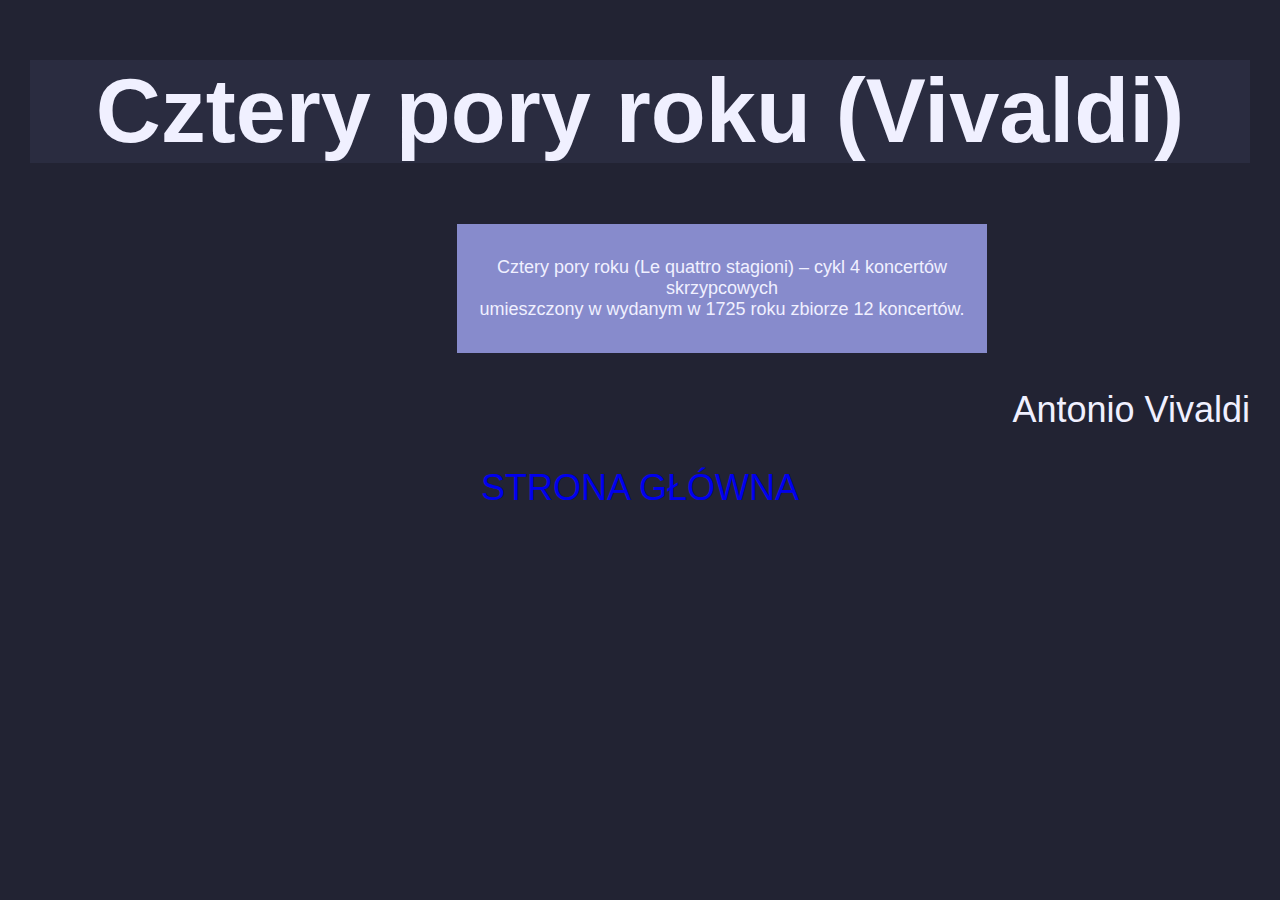
<file: piosnka/html/P2.html>
<!DOCTYPE HTML>
<html lang="pl">
	<head>
      <meta charset="utf-8"/>
      <title>MUZYKA</title>
      <meta http-equiv="X-UA-Compatible"content="IE=edge,chrome=1"/>
      <link rel="stylesheet" href="../css/Pcss.css" type="text/css">
      <style>
        
      </style>
	</head>
	
	<body>
        <div id="container">
          <div id="header">
              <h1>Cztery pory roku (Vivaldi)</h1>
          </div>
            
          <div id="article">
                <div id="text">
                    <p>Cztery pory roku (Le quattro stagioni) – cykl 4 koncertów skrzypcowych <br /> umieszczony w wydanym w 1725 roku zbiorze 12 koncertów.</p>
                </div>
          </div>

          <div id="footer">
              <p>Antonio Vivaldi</p>
          </div>
            <div id="link">
            <a href="../Ghtml.html">STRONA GŁÓWNA</a>
        </div>
        </div>
    </body>
</html>
</file>
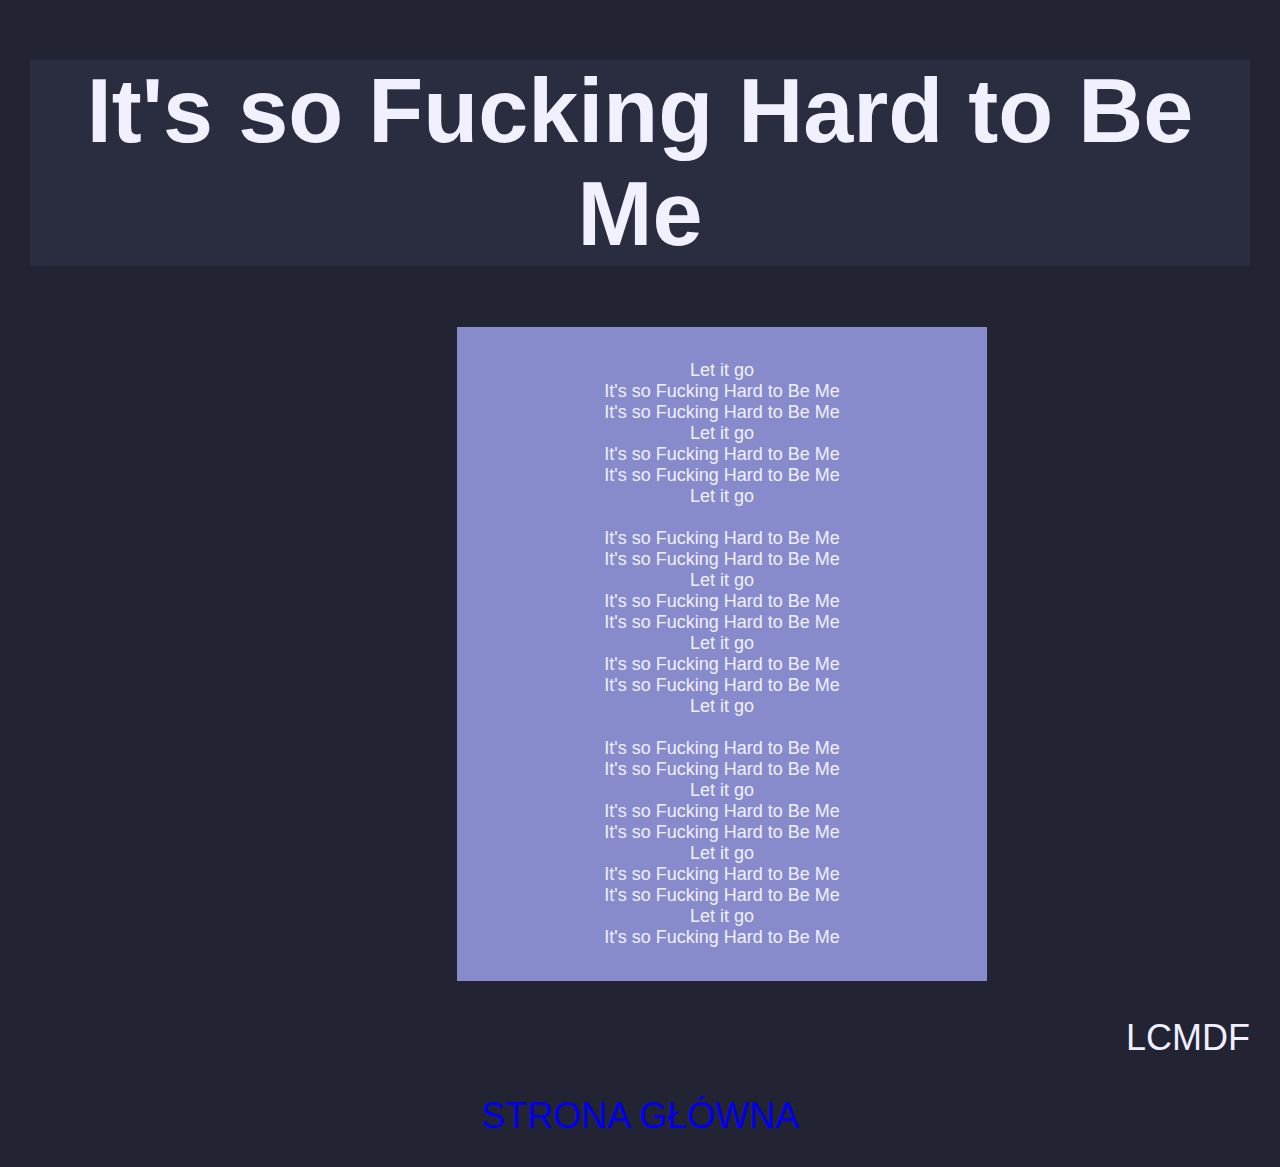
<file: piosnka/html/P3.html>
<!DOCTYPE HTML>
<html lang="pl">
	<head>
      <meta charset="utf-8"/>
      <title>MUZYKA</title>
      <meta http-equiv="X-UA-Compatible"content="IE=edge,chrome=1"/>
      <link rel="stylesheet" href="../css/Pcss.css" type="text/css">
      <style>
        
      </style>
	</head>
	
	<body>
        <div id="container">
          <div id="header">
              <h1>It's so Fucking Hard to Be Me</h1>
          </div>
            
          <div id="article">
                <div id="text">
                    <p> Let it go <br />
			It's so Fucking Hard to Be Me <br />
			It's so Fucking Hard to Be Me <br />
			Let it go <br />
			It's so Fucking Hard to Be Me <br />
			It's so Fucking Hard to Be Me <br />
			Let it go <br /><br />
			    
			It's so Fucking Hard to Be Me <br />
			It's so Fucking Hard to Be Me <br />
			Let it go <br />
			It's so Fucking Hard to Be Me <br />
			It's so Fucking Hard to Be Me <br />
			Let it go <br />
			It's so Fucking Hard to Be Me <br />
			It's so Fucking Hard to Be Me <br />
			Let it go <br /><br />
			    
			It's so Fucking Hard to Be Me <br />
			It's so Fucking Hard to Be Me <br />
			Let it go <br />
			It's so Fucking Hard to Be Me <br />
			It's so Fucking Hard to Be Me <br />
			Let it go <br />
			It's so Fucking Hard to Be Me <br />
			It's so Fucking Hard to Be Me <br />
			Let it go <br />
			It's so Fucking Hard to Be Me
			</p>
                </div>
          </div>

          <div id="footer">
              <p>LCMDF</p>
          </div>
            <div id="link">
            <a href="../Ghtml.html">STRONA GŁÓWNA</a>
        </div>
        </div>
    </body>
</html>
</file>
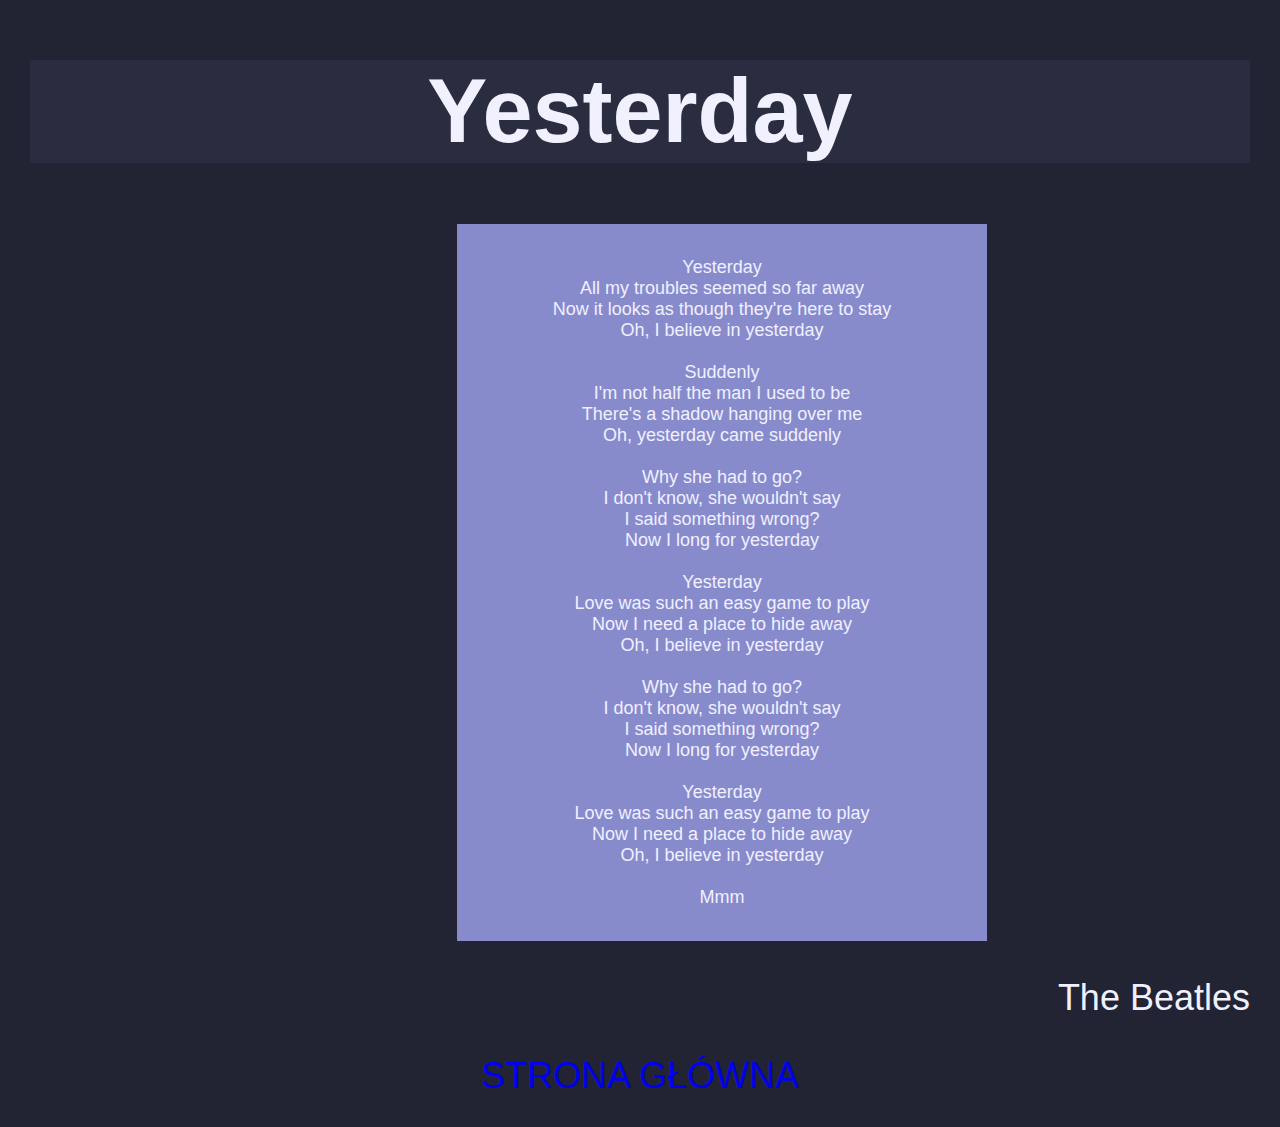
<file: piosnka/html/P4.html>
<!DOCTYPE HTML>
<html lang="pl">
	<head>
      <meta charset="utf-8"/>
      <title>MUZYKA</title>
      <meta http-equiv="X-UA-Compatible"content="IE=edge,chrome=1"/>
      <link rel="stylesheet" href="../css/Pcss.css" type="text/css">
      <style>
        
      </style>
	</head>
	
	<body>
        <div id="container">
          <div id="header">
              <h1>Yesterday</h1>
          </div>
            
          <div id="article">
                <div id="text">
                    <p> Yesterday<br />
                        All my troubles seemed so far away<br />
                        Now it looks as though they're here to stay<br />
                        Oh, I believe in yesterday<br /><br />

                        Suddenly<br />
                        I'm not half the man I used to be<br />
                        There's a shadow hanging over me<br />
                        Oh, yesterday came suddenly<br /><br />

                        Why she had to go?<br />
                        I don't know, she wouldn't say<br />
                        I said something wrong?<br />
                        Now I long for yesterday<br /><br />

                        Yesterday<br />
                        Love was such an easy game to play<br />
                        Now I need a place to hide away<br />
                        Oh, I believe in yesterday<br /><br />

                        Why she had to go?<br />
                        I don't know, she wouldn't say<br />
                        I said something wrong?<br />
                        Now I long for yesterday<br /><br />

                        Yesterday<br />
                        Love was such an easy game to play<br />
                        Now I need a place to hide away<br />
                        Oh, I believe in yesterday<br /><br />

                        Mmm<br />
                    </p>
                </div>
          </div>

          <div id="footer">
              <p>The Beatles</p>
          </div>
            <div id="link">
            <a href="../Ghtml.html">STRONA GŁÓWNA</a>
        </div>
        </div>
    </body>
</html>
</file>
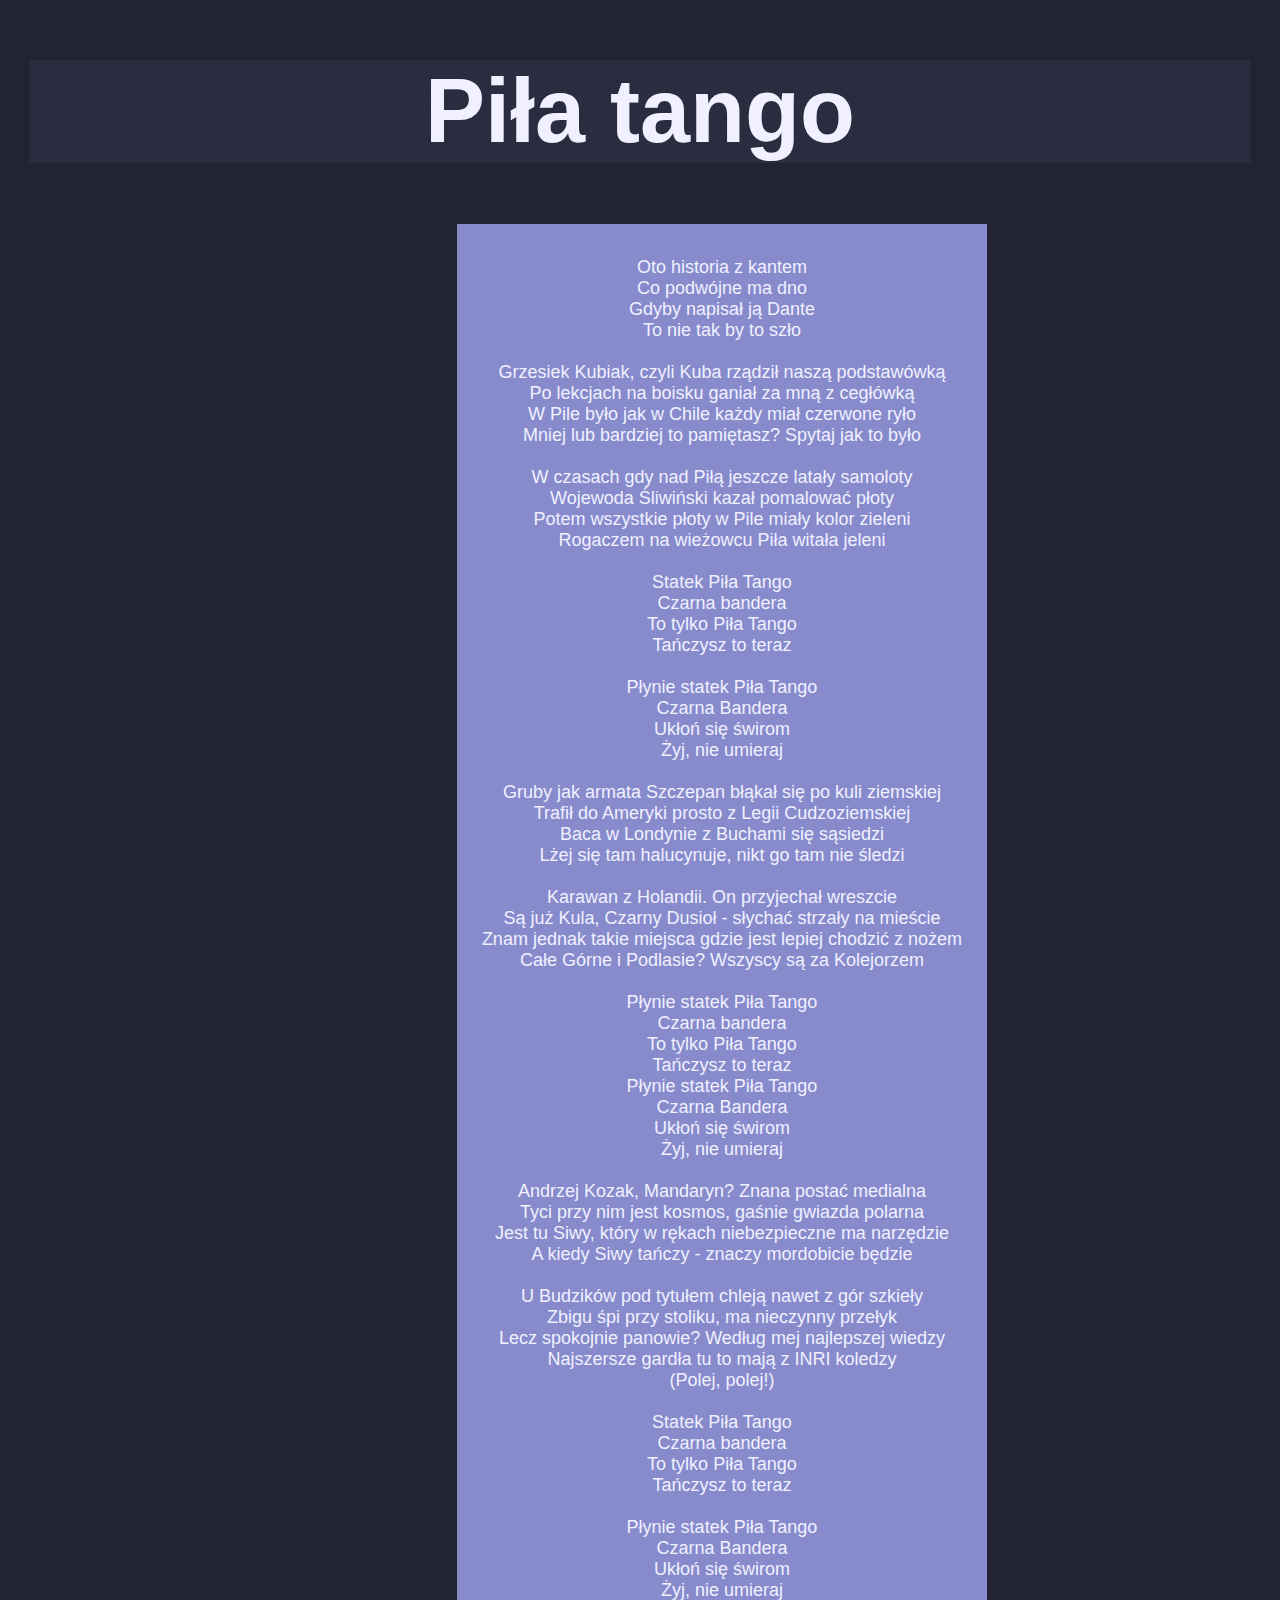
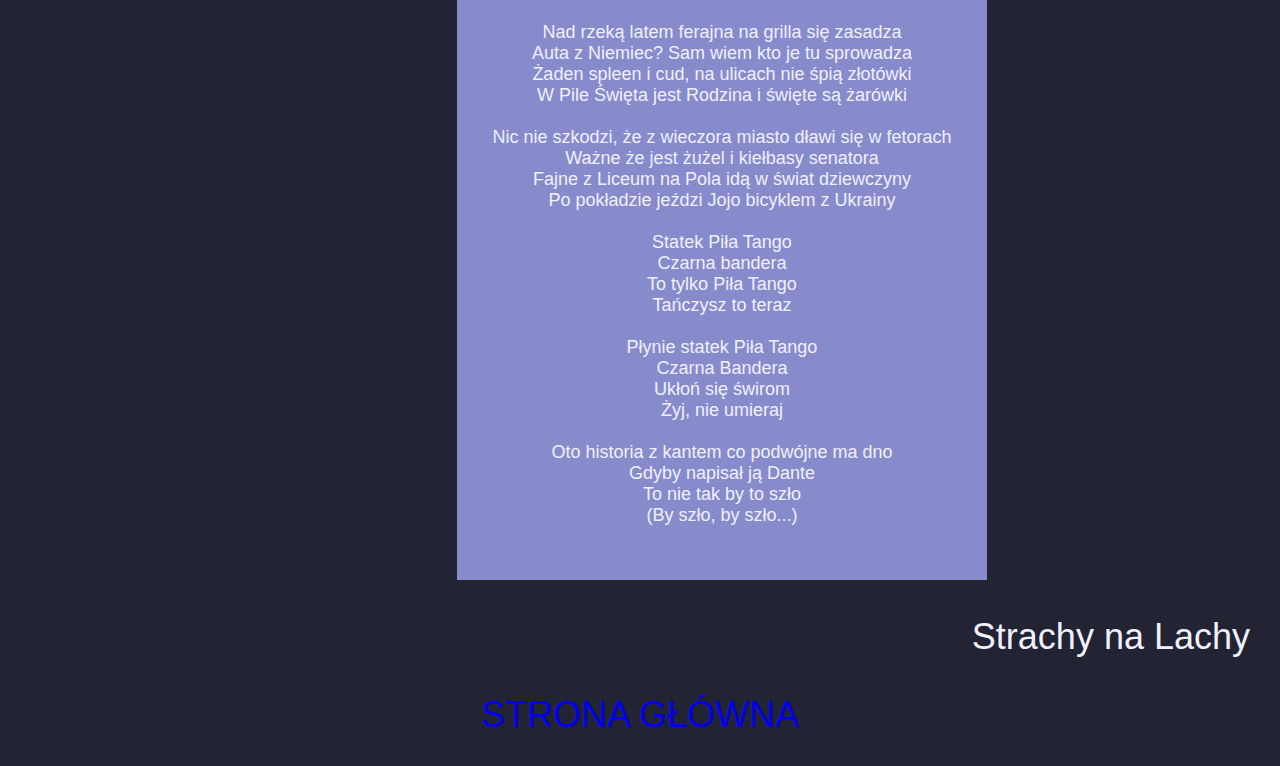
<file: piosnka/html/P5.html>
<!DOCTYPE HTML>
<html lang="pl">
	<head>
      <meta charset="utf-8"/>
      <title>MUZYKA</title>
      <link rel="stylesheet" href="../css/Pcss.css" type="text/css">
      <meta http-equiv="X-UA-Compatible"content="IE=edge,chrome=1"/>
      <style>
        
      </style>
	</head>
	
	<body>
        <div id="container">
          <div id="header">
              <h1>Piła tango</h1>
          </div>
            
          <div id="article">
                <div id="text">
                    <p>Oto historia z kantem<br />
                        Co podwójne ma dno<br />
                        Gdyby napisał ją Dante<br />
                        To nie tak by to szło<br /><br />
                        
                        Grzesiek Kubiak, czyli Kuba rządził naszą podstawówką<br />
                        Po lekcjach na boisku ganiał za mną z cegłówką<br />
                        W Pile było jak w Chile każdy miał czerwone ryło<br />
                        Mniej lub bardziej to pamiętasz? Spytaj jak to było<br /><br />
                        
                        W czasach gdy nad Piłą jeszcze latały samoloty<br />
                        Wojewoda Śliwiński kazał pomalować płoty<br />
                        Potem wszystkie płoty w Pile miały kolor zieleni<br />
                        Rogaczem na wieżowcu Piła witała jeleni<br /><br />
                        
                        Statek Piła Tango<br />
                        Czarna bandera<br />
                        To tylko Piła Tango<br />
                        Tańczysz to teraz<br /><br />
                        
                        Płynie statek Piła Tango<br />
                        Czarna Bandera<br />
                        Ukłoń się świrom<br />
                        Żyj, nie umieraj<br /><br />
                        
                        Gruby jak armata Szczepan błąkał się po kuli ziemskiej<br />
                        Trafił do Ameryki prosto z Legii Cudzoziemskiej<br />
                        Baca w Londynie z Buchami się sąsiedzi<br />
                        Lżej się tam halucynuje, nikt go tam nie śledzi<br /><br />
                        
                        Karawan z Holandii. On przyjechał wreszcie<br />
                        Są już Kula, Czarny Dusioł - słychać strzały na mieście<br />
                        Znam jednak takie miejsca gdzie jest lepiej chodzić z nożem<br />
                        Całe Górne i Podlasie? Wszyscy są za Kolejorzem<br /><br />
                        
                        Płynie statek Piła Tango<br />
                        Czarna bandera<br />
                        To tylko Piła Tango<br />
                        Tańczysz to teraz<br />
                        Płynie statek Piła Tango<br />
                        Czarna Bandera<br />
                        Ukłoń się świrom<br />
                        Żyj, nie umieraj<br /><br />
                        
                        Andrzej Kozak, Mandaryn? Znana postać medialna<br />
                        Tyci przy nim jest kosmos, gaśnie gwiazda polarna<br />
                        Jest tu Siwy, który w rękach niebezpieczne ma narzędzie<br />
                        A kiedy Siwy tańczy - znaczy mordobicie będzie<br /><br />
                        
                        U Budzików pod tytułem chleją nawet z gór szkieły<br />
                        Zbigu śpi przy stoliku, ma nieczynny przełyk<br />
                        Lecz spokojnie panowie? Według mej najlepszej wiedzy<br />
                        Najszersze gardła tu to mają z INRI koledzy<br />
                        (Polej, polej!)<br /><br />
                        
                        Statek Piła Tango<br />
                        Czarna bandera<br />
                        To tylko Piła Tango<br />
                        Tańczysz to teraz<br /><br />
                        
                        Płynie statek Piła Tango<br />
                        Czarna Bandera<br />
                        Ukłoń się świrom<br />
                        Żyj, nie umieraj<br /><br />
                        
                        Nad rzeką latem ferajna na grilla się zasadza<br />
                        Auta z Niemiec? Sam wiem kto je tu sprowadza<br />
                        Żaden spleen i cud, na ulicach nie śpią złotówki<br />
                        W Pile Święta jest Rodzina i święte są żarówki<br /><br />
                        
                        Nic nie szkodzi, że z wieczora miasto dławi się w fetorach<br />
                        Ważne że jest żużel i kiełbasy senatora<br />
                        Fajne z Liceum na Pola idą w świat dziewczyny<br />
                        Po pokładzie jeździ Jojo bicyklem z Ukrainy<br /><br />
                        
                        Statek Piła Tango<br />
                        Czarna bandera<br />
                        To tylko Piła Tango<br />
                        Tańczysz to teraz<br /><br />
                        
                        Płynie statek Piła Tango<br />
                        Czarna Bandera<br />
                        Ukłoń się świrom<br />
                        Żyj, nie umieraj<br /><br />
                        
                        Oto historia z kantem co podwójne ma dno<br />
                        Gdyby napisał ją Dante<br />
                        To nie tak by to szło<br />
                        (By szło, by szło...)<br /><br />
                    </p>
                </div>
          </div>

          <div id="footer">
              <p>Strachy na Lachy</p>
          </div>
            <div id="link">
            <a href="../Ghtml.html">STRONA GŁÓWNA</a>
        </div>
        </div>
    </body>
</html>
</file>
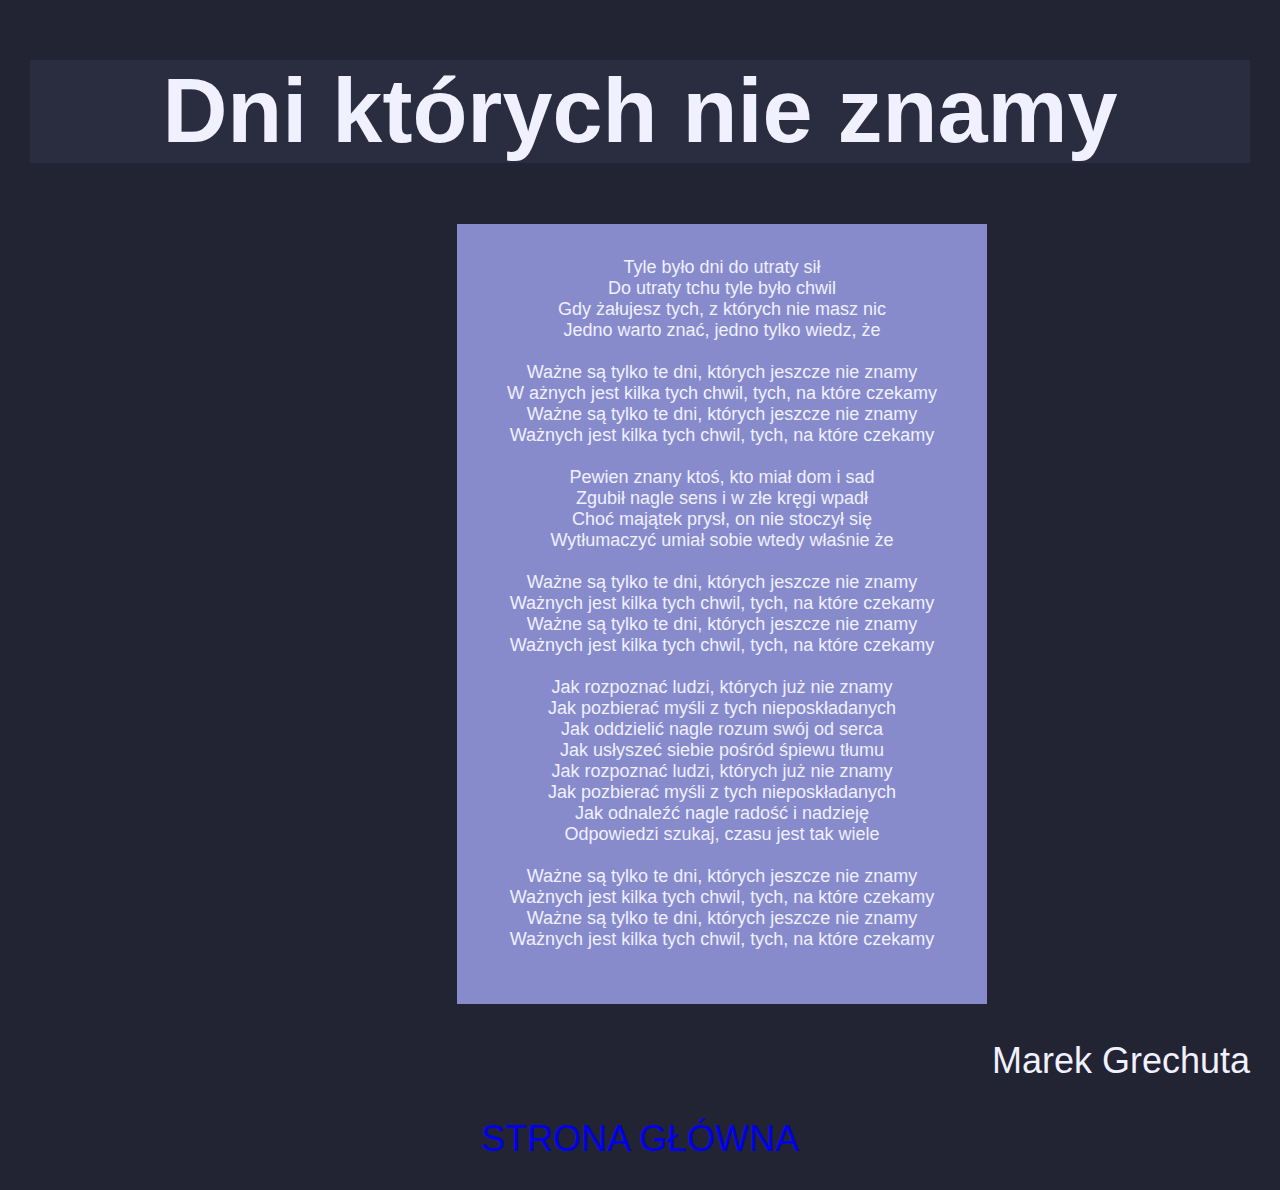
<file: piosnka/html/P6.html>
<!DOCTYPE HTML>
<html lang="pl">
	<head>
      <meta charset="utf-8"/>
      <title>MUZYKA</title>
      <meta http-equiv="X-UA-Compatible"content="IE=edge,chrome=1"/>
      <link rel="stylesheet" href="../css/Pcss.css" type="text/css">
      <style>
        
      </style>
	</head>
	
	<body>
        <div id="container">
          <div id="header">
              <h1>Dni których nie znamy</h1>
          </div>
            
          <div id="article">
                <div id="text">
                    <p> Tyle było dni do utraty sił<br />
                        Do utraty tchu tyle było chwil<br />
                        Gdy żałujesz tych, z których nie masz nic<br />
                        Jedno warto znać, jedno tylko wiedz, że<br /><br />
                        
                        Ważne są tylko te dni, których jeszcze nie znamy<br />
                        W ażnych jest kilka tych chwil, tych, na które czekamy<br />
                        Ważne są tylko te dni, których jeszcze nie znamy<br />
                        Ważnych jest kilka tych chwil, tych, na które czekamy<br /><br />
                        
                        Pewien znany ktoś, kto miał dom i sad<br />
                        Zgubił nagle sens i w złe kręgi wpadł<br />
                        Choć majątek prysł, on nie stoczył się<br />
                        Wytłumaczyć umiał sobie wtedy właśnie że<br /><br />
                        
                        Ważne są tylko te dni, których jeszcze nie znamy<br />
                        Ważnych jest kilka tych chwil, tych, na które czekamy<br />
                        Ważne są tylko te dni, których jeszcze nie znamy<br />
                        Ważnych jest kilka tych chwil, tych, na które czekamy<br /><br />
                        
                        Jak rozpoznać ludzi, których już nie znamy<br />
                        Jak pozbierać myśli z tych nieposkładanych<br />
                        Jak oddzielić nagle rozum swój od serca<br />
                        Jak usłyszeć siebie pośród śpiewu tłumu<br />
                        Jak rozpoznać ludzi, których już nie znamy<br />
                        Jak pozbierać myśli z tych nieposkładanych<br />
                        Jak odnaleźć nagle radość i nadzieję<br />
                        Odpowiedzi szukaj, czasu jest tak wiele<br /><br />
                        
                        Ważne są tylko te dni, których jeszcze nie znamy<br />
                        Ważnych jest kilka tych chwil, tych, na które czekamy<br />
                        Ważne są tylko te dni, których jeszcze nie znamy<br />
                        Ważnych jest kilka tych chwil, tych, na które czekamy<br /><br />
                    </p>
                </div>
          </div>

          <div id="footer">
              <p>Marek Grechuta</p>
          </div>
            <div id="link">
            <a href="../Ghtml.html">STRONA GŁÓWNA</a>
        </div>
        </div>
    </body>
</html>
</file>
<file: Forms/css/istyle.css>
*
{   background-color: #171717;
    font-family: sans-serif, fantasy ;
    color: white;
    padding: 0;
    margin: 0;
    box-sizing: border-box;
}


@media (orientation: portrait)
{
    .nav__links, a ,li
    {
        display: inline-block;
        list-style: none;
        text-decoration: none;
        font-size: 5.5vw;
        padding-top: 1.2vh;
    }

    #header_left
    {
        margin-left: 2vw;
    }

    #header_right
    {
        padding-left: 38vw;
    }

    #logo
    {
        font-size: 12vw;
        text-align: center;
        padding-top: 30vh;
        padding-bottom: 45vh;
    }

    #htext1
    {
        padding-top: 5vh;
        font-size: 8vw;
        text-align: center;
    }
    
    #text1
    {
        font-size: 4vw;
        padding-top: 2vh;
        text-align: center;
        padding-left: 7vw;
        padding-right: 7vw;
    }

    #htext2
    {
        padding-top: 2vh;
        font-size: 8vw;
        text-align: center;
    }
    
    #text2
    {
        font-size: 4vw;
        padding-top: 2vh;
        text-align: center;
        padding-left: 7vw;
        padding-right: 7vw;
    }

    #htext3
    {
        padding-top: 2vh;
        font-size: 8vw;
        padding-left: 10vw;
        padding-right: 10vw;
        text-align: center;
    }
    
    #text3
    {
        font-size: 4vw;
        padding-top: 2vh;
        text-align: center;
        padding-left: 15vw;
        padding-right: 15vw;
        padding-bottom: 10vh;
    }

    #l1
    {
        color: rgba(255, 255, 255, 0.356);
        font-size: 15vw;
        text-align: center;
    }

    #l2
    {
        padding-top: 7vh;
        color: rgba(255, 255, 255, 0.356);
        font-size: 15vw;
        text-align: center;
    }

    #l3
    {
        padding-top: 7vh;
        color: rgba(255, 255, 255, 0.356);
        font-size: 15vw;
        text-align: center;
    }

    fieldset
    {
        border: 0.3vw solid #ffffff;
        margin-left: 4vw;
        margin-right: 4vw;
        margin-bottom: 14vh;
        text-align: center;
        padding-right: 7vw;
        padding-left: 7vw;
        padding-top: 3vh;
        padding-bottom: 3vh;
        font-size: 5vw;
    }

    label
    {
        background-color: #171717;
    }

    #column2
    {
        text-align: center;
    }

    footer
    {
        text-align: center;
        padding: 3vh;
        font-size: 3vw;
    }

}


@media (orientation: landscape)
{
    .nav__links, a ,li
    {
        display: inline-block;
        list-style: none;
        text-decoration: none;
        font-size: 2vw;
        padding-top: 0.8vh;
    }

    #header_left
    {
        margin-left: 2vw;
    }

    #header_right
    {
        padding-left: 72.5vw;
    }

    #logo
    {
        font-size: 12vw;
        text-align: center;
        padding-top: 28vh;
        padding-bottom: 50vh;
    }

    #htext1
    {
        font-size: 5vw;
        padding-left: 50vw;
        position: relative;
        z-index: 1;
    }
    
    #text1
    {
        font-size: 1.5vw;
        padding-left: 50vw;
        padding-top: 2vh;
        text-align: center;
        padding-right: 5vw;
        position: relative;
        z-index: 1;
    }

    #htext2
    {
        padding-top: 25vh;
        font-size: 5vw;
        padding-left: 7.5vw;
        position: relative;
        z-index: 1;
    }
    
    #text2
    {
        font-size: 1.5vw;
        padding-right: 50vw;
        padding-top: 2vh;
        text-align: center;
        padding-left: 3vw;
        position: relative;
        z-index: 1;
    }

    #htext3
    {
        font-size: 5vw;
        padding-left: 10vw;
        position: relative;
        z-index: 1;
    }
    
    #text3
    {
        font-size: 1.5vw;
        padding-left: 7vw;
        padding-top: 3vh;
        text-align: center;
        padding-right: 7vw;
        position: relative;
        z-index: 1;
        padding-bottom: 25vh;
    }

    #l1
    {
        padding-top: 0vh;
        color: rgba(255, 255, 255, 0.356);
        font-size: 15vw;
        padding-left: 17vw;
        position: absolute;
        font-weight: bold;
        z-index: 2;
    }

    #l2
    {
        padding-top: 20vh;
        color: rgba(255, 255, 255, 0.356);
        font-size: 15vw;
        right: 23%;
        position: absolute;
        font-weight: bold;
        z-index: 2;
    }

    #l3
    {
        padding-top: 20vh;
        color: rgba(255, 255, 255, 0.356);
        font-size: 15vw;
        text-align: center;
        font-weight: bold;
    }

    fieldset
    {
        border: 0.3vw solid #ffffff;
        margin-left: 34vw;
        margin-right: 36%;
        margin-bottom: 40%;
        text-align: right;
        padding-right: 4vw;
        padding-left: 4vw;
        padding-top: 3vh;
        padding-bottom: 3vh;
        font-size: 1vw;
    }

    label
    {
        background-color: #171717;
    }

    #column2
    {
        text-align: center;
    }

    footer
    {
        text-align: center;
        padding: 3vh;
        font-size: 3vw;
    }
}
</file>
<file: RWD/main.css>
*
{
    padding: 0;
    margin: 0;
    box-sizing: border-box;
}

html
{
    font-size: 10px;
}


header
{
    height: 100vh;
    width: 100vw;
    background-color: rgb(255, 159, 41);
    position: fixed;
    top: 0;
    left: 0;
    overflow-x: hidden;
    font-family: 'Oswald', sans-serif;
    text-transform: uppercase;
    z-index: 1;
}

main
{
    height: auto;
    background-color: #004266;
    margin-top: 100vh;
    position: relative;
    z-index: 1;
    font-family: 'Oswald', sans-serif;
    text-align: center;
    color: #DCE3F2;
    width: 100vw;
}

header img
{
    position: absolute;
    bottom: 0;
    right: -5%;
    height: 90vh
}

header nav
{
    position: absolute;
    right: 5%;
    top: 2%;
    z-index: 1; 
    padding: 0;
}

header hgroup
{
    position: absolute;
    top: 20%;
    left: 5%;
    text-align: left;
    z-index: 1;
}

footer
{
    text-align: center;
    color: azure;
    width: 100vw;
    height: 12vh;
    font-size: 2vw;
    background-color: #DE6818;
}

@media (orientation: portrait)
{
    h1 span::after
    {
        content: '\A';
        white-space: pre;
    }
    
    header nav
    {
        font-size: 10vw;
    }
    
    hgroup
    {
        font-size: 5vw;
    }
    
    #text-1
    {
        padding-top: 6.5vh;
        font-size: 5.5vw;
        text-align: right;
        padding-right: 3vw;
        padding-left: 20vw;
    }
    
    #text-2
    {
        padding-top: 5vh;
        font-size: 5.5vw;
        text-align: left;
        padding-left: 3vw;
        padding-right: 20vw;
        padding-bottom: 1vw;
    }
    
    footer
    {
        text-align: center;
        color: azure;
        width: 100vw;
        height: auto;
        font-size: 5vw;
        background-color: #DE6818;
        padding-bottom: 1vh;
    }
    
    #pfa
    {
        
    }
    
}

@media (orientation: landscape)
{
    header nav
    {
        font-size: 5.5vw;
    }
    
    hgroup
    {
        font-size: 4vw;
    }
    
    main
    {
        font-size: 3vw;
    }
    
    #text-1
    {
        padding-top: 6vh;
        font-size: 2.5vw;
        text-align: right;
        padding-right: 3vw;
        padding-left: 20vw;
    }
    #text-2
    {
        padding-top: 8vh;
        font-size: 2.5vw;
        text-align: left;
        padding-left: 3vw;
        padding-right: 20vw;
        padding-bottom: 4vh;
    }
    
    footer
    {
        text-align: center;
        color: azure;
        width: 100vw;
        height: auto;
        font-size: 2.5vw;
        background-color: #DE6818;
        padding-bottom: 1vh;
    }

}
</file>
<file: cookbook/styles/css.css>
body
{
    background-image:URL(../images/tlo_strony.jpg)
}

#container
{
    height: auto;
    width: 1130px;
    margin-left: auto;
    margin-right: auto;
    background-color: #5496CC;
    
}

#header
{
    background-color: #145285;
    height: 100px;
    text-align: center;
    font-family: sans-serif;
    font-size: 80px;
    color: #14151A;
    margin-bottom: auto; 
}

#center
{
    
}

#footer
{
    width: 100%;
    margin-top: 100px;
    box-sizing: border-box;
    padding: 10px;
    background-color: #145285;
    color: #14151A;
    font-size: 10px;
    text-align: center;
    font-family: sans-serif;
    margin-bottom: auto;
}

h1
{
    text-align: center;
    font-family: sans-serif;
    color: #14151A;
    font-size: 48px;
}

table
{
    text-align: center;
    font-family: sans-serif;
    color: #14151A;
    border: 1px solid black;
	margin-left: auto;
	margin-right: auto;
	border-radius: 10px;
	margin-top: 50px;
	margin-bottom: 50px;
}

th
{
	border: 1px solid black;
	border-radius: 10px;
	border-collapse: collapse;
	font-weight: 700;
	font-size: 18px;
	text-align: center;
	color: #284234;
	background-color: #75BF97;
	padding: 5px;
    text-align: center;
}

td
{
	border: 1px solid black;
	border-radius: 10px;
	border-collapse: collapse;
	font-weight: 600;
	font-size: 16px;
	text-align: justify;
	background-color: #92F0BE;
	max-width: 500px;
	padding: 5px;
    text-align: center;
}
</file>
<file: piosnka/css/Gcss.css>
body
{
    background-color: rgb(34, 35, 51);
    margin: 30px;
}

#container
{
    width: auto;
    height: auto;
}

#gora
{
    width: 99%;
    height: 16vh;
    margin: 0.5%;
    background-color: rgb(42, 44, 64);
    display: table;  
    color: #F0F0FF;
}

.gora1
{
    vertical-align: middle;
    display: table-cell;
    text-align: center;
    font-family: 'Audiowide', sans-serif;
    font-size: 8vh;
}

#srodek
{
    width: 70%;
    height: 70vh;
    margin-left: auto;
    margin-right: auto;
}

#dol
{
    width: 99%;
    height: 7vh;
    margin: 0.5%;
    background-color: #32344D;
    color: #F0F0FF;
    font-family: 'times';
    text-align: center;
}
.maly
{
    width: 25%;
    height: 35%;
    margin-left: 6.5%;
    margin-top: 5%;
    border-radius: 30px/30px;
    background-color: #5D608C;
    text-align: center;
    font-family: 'Bebas Neue', sans-serif;
    float: left;
}

.maly:hover
{
	background-color: #878BCC;
}

a{color: black;}
a:link {text-decoration: none}
a:visited {text-decoration: none}
a:active {text-decoration: none}
a:hover {text-decoration: none}

.tytul_maly
{
	font-size: 4vh;
	padding-top: 20%;
}
</file>
<file: piosnka/css/Pcss.css>
body
{
    background-color: rgb(34, 35, 51);
    margin: 30px;
}

#container
{
    width: auto;
    height: auto;
}

#header
{
    height: auto;
    width: auto;
    padding: auto;
    background-color: rgb(42, 44, 64);
    color: #F0F0FF;
    text-align: center;
    font-family: 'Audiowide', sans-serif;
    font-size: 5vh;
}

#text
{
    text-align: center;
    font-family: 'Audiowide', sans-serif;
    color: #F0F0FF;
    background-color: #878BCC;
    padding: 15px;
    width: 500px;
    font-size: 2vh;
    margin-left: 35%;
}

#footer
{
    text-align: right;
    font-family: 'Audiowide', sans-serif;
    color: #F0F0FF;
    font-size: 4vh;
}

#link
{
color: #F0F0FF;
font-size: 4vh;
text-align: center;
font-family: 'Audiowide', sans-serif;
}

a:link {text-decoration: none}
a:visited {text-decoration: none}
a:active {text-decoration: none}
a:hover {text-decoration: none}
</file>
